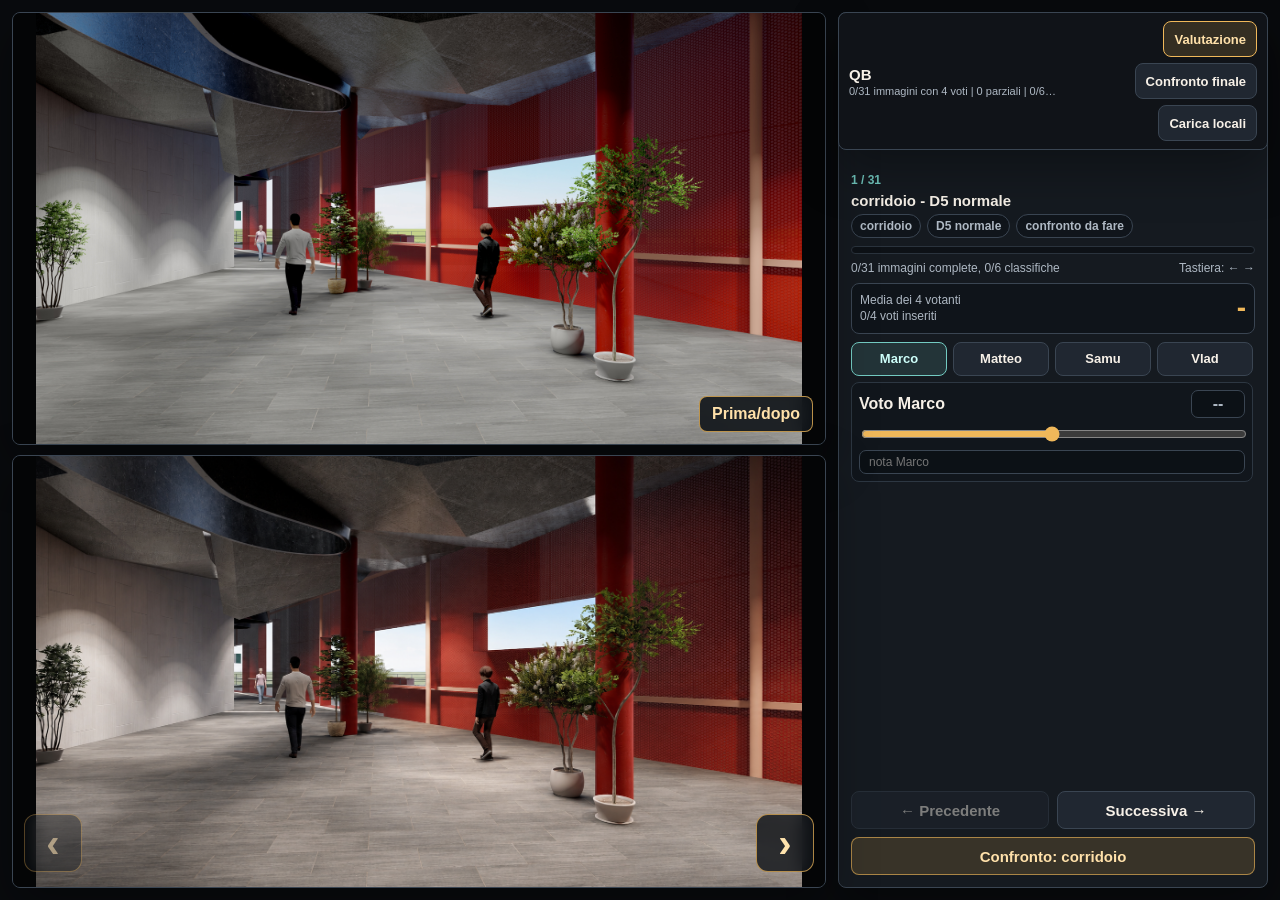
<file: index.html>
<!doctype html>
<html lang="it">
<head>
  <meta charset="utf-8">
  <meta name="viewport" content="width=device-width, initial-scale=1">
  <meta name="robots" content="noindex, nofollow, noarchive, nosnippet">
  <title>Valutazione render QUBLY</title>
  <style>
    :root {
      color-scheme: dark;
      --bar-h: 148px;
      --bg: #090b0e;
      --panel: #151a20;
      --panel-2: #202731;
      --panel-3: #29313b;
      --line: #3a4552;
      --text: #f7f1e8;
      --muted: #aeb8c3;
      --soft: #7e8995;
      --accent: #f0b85a;
      --accent-2: #73cbc2;
      --ok: #92d184;
      --warn: #f0b85a;
      --danger: #e77878;
      --shadow: 0 18px 50px rgba(0, 0, 0, 0.34);
      --focus: 0 0 0 3px rgba(240, 184, 90, 0.26);
    }

    * {
      box-sizing: border-box;
    }

    html,
    body {
      width: 100%;
      height: 100%;
      margin: 0;
      overflow: hidden;
      background: var(--bg);
      color: var(--text);
      font-family: Inter, "Segoe UI", Arial, sans-serif;
      letter-spacing: 0;
    }

    button,
    input,
    textarea,
    select {
      font: inherit;
    }

    button {
      min-height: 40px;
      border: 1px solid var(--line);
      border-radius: 8px;
      background: var(--panel-2);
      color: var(--text);
      cursor: pointer;
      font-weight: 760;
      transition: background 140ms ease, border-color 140ms ease, transform 140ms ease;
    }

    button:hover:not(:disabled),
    button:focus-visible,
    select:focus-visible,
    input:focus-visible,
    textarea:focus-visible {
      border-color: var(--accent);
      outline: none;
      box-shadow: var(--focus);
    }

    button:hover:not(:disabled) {
      background: #2b3440;
    }

    button:active:not(:disabled) {
      transform: translateY(1px);
    }

    button:disabled {
      cursor: not-allowed;
      opacity: 0.46;
    }

    h1,
    h2,
    h3,
    p {
      margin: 0;
    }

    h1 {
      font-size: 15px;
      font-weight: 820;
    }

    h2 {
      font-size: 18px;
      font-weight: 820;
    }

    .app {
      width: 100%;
      height: 100%;
      display: grid;
      grid-template-rows: minmax(0, 1fr);
    }

    .topbar {
      position: fixed;
      top: 12px;
      right: 12px;
      z-index: 20;
      width: min(430px, calc(100vw - 24px));
      min-height: 58px;
      display: flex;
      align-items: center;
      justify-content: space-between;
      gap: 10px;
      padding: 8px 10px;
      border: 1px solid var(--line);
      border-radius: 8px;
      background: rgba(16, 20, 25, 0.95);
      box-shadow: var(--shadow);
      backdrop-filter: blur(12px);
    }

    .brand {
      min-width: 0;
    }

    .status {
      margin-top: 2px;
      color: var(--muted);
      font-size: 11px;
      white-space: nowrap;
      overflow: hidden;
      text-overflow: ellipsis;
    }

    .top-actions {
      display: flex;
      align-items: center;
      gap: 6px;
      flex-wrap: wrap;
      justify-content: flex-end;
    }

    .tab-button {
      min-height: 36px;
      padding: 0 10px;
      font-size: 13px;
    }

    .tab-button[aria-pressed="true"] {
      border-color: var(--accent);
      background: rgba(240, 184, 90, 0.16);
      color: #ffe1aa;
    }

    body.final-mode .topbar {
      display: none;
    }

    body.final-mode main {
      padding-top: 6px;
    }

    main {
      min-height: 0;
      padding: 12px;
      overflow: hidden;
    }

    .view {
      height: 100%;
      min-height: 0;
    }

    .view[hidden] {
      display: none !important;
    }

    .review-shell,
    .final-shell {
      height: 100%;
      min-height: 0;
      display: grid;
      grid-template-columns: minmax(0, 1fr) minmax(380px, 430px);
      gap: 12px;
    }

    .visual-stack {
      position: relative;
      min-width: 0;
      min-height: 0;
      display: grid;
      grid-template-rows: minmax(0, 1fr) minmax(0, 1fr);
      gap: 10px;
    }

    .image-card,
    .side-panel,
    .board,
    .variant-card,
    .mini-original,
    .final-note {
      border: 1px solid var(--line);
      border-radius: 8px;
      background: var(--panel);
      box-shadow: var(--shadow);
    }

    .image-card {
      min-width: 0;
      min-height: 0;
      display: grid;
      grid-template-rows: 34px minmax(0, 1fr);
      overflow: hidden;
    }

    #reviewView .image-card {
      grid-template-rows: minmax(0, 1fr);
    }

    #reviewView .image-head {
      display: none;
    }

    .image-head {
      min-width: 0;
      display: grid;
      grid-template-columns: minmax(0, 1fr) auto;
      align-items: center;
      gap: 10px;
      padding: 7px 11px;
      border-bottom: 1px solid var(--line);
      background: #11161c;
    }

    .image-title {
      min-width: 0;
      overflow: hidden;
      text-overflow: ellipsis;
      white-space: nowrap;
      font-size: 13px;
      font-weight: 820;
    }

    .image-meta {
      color: var(--muted);
      font-size: 12px;
    }

    .image-stage {
      width: 100%;
      height: 100%;
      min-height: 0;
      position: relative;
      padding: 0;
      border: 0;
      border-radius: 0;
      display: flex;
      align-items: center;
      justify-content: center;
      overflow: hidden;
      background: #040506;
    }

    div.image-stage {
      cursor: zoom-in;
    }

    .image-stage img,
    .variant-image-box img,
    .mini-original img,
    .overlay-body img {
      display: block;
      max-width: 100%;
      max-height: 100%;
      width: auto;
      height: auto;
      object-fit: contain;
    }

    .image-load-error {
      position: absolute;
      inset: 0;
      display: none;
      place-items: center;
      padding: 22px;
      background: rgba(4, 5, 6, 0.92);
      color: var(--text);
      text-align: center;
      font-size: 14px;
      line-height: 1.45;
      z-index: 2;
    }

    .image-load-error.active {
      display: grid;
    }

    .compare-stage {
      position: absolute;
      inset: 0;
      display: none;
      align-items: center;
      justify-content: center;
      overflow: hidden;
      background: #040506;
    }

    .compare-stage.active {
      display: flex;
    }

    .compare-stage img {
      position: absolute;
      inset: 0;
      width: 100%;
      height: 100%;
      max-width: none;
      max-height: none;
      object-fit: contain;
      user-select: none;
      pointer-events: none;
    }

    .compare-after {
      clip-path: inset(0 50% 0 0);
    }

    .compare-bar {
      position: absolute;
      top: 0;
      bottom: 0;
      left: 50%;
      width: 2px;
      transform: translateX(-50%);
      background: rgba(255, 255, 255, 0.45);
      box-shadow: 0 0 0 1px rgba(0, 0, 0, 0.25);
      pointer-events: none;
    }

    .compare-knob {
      position: absolute;
      left: 50%;
      top: 50%;
      width: 46px;
      height: 46px;
      transform: translate(-50%, -50%);
      border-radius: 999px;
      border: 1px solid rgba(255, 255, 255, 0.32);
      background: rgba(16, 20, 25, 0.56);
      color: rgba(255, 255, 255, 0.78);
      display: grid;
      place-items: center;
      font-size: 20px;
      font-weight: 900;
      pointer-events: none;
      box-shadow: var(--shadow);
    }

    .compare-drag-zone {
      position: absolute;
      top: 0;
      bottom: 0;
      left: 50%;
      width: min(190px, 34%);
      height: 100%;
      margin: 0;
      transform: translateX(-50%);
      border-left: 1px solid rgba(255, 255, 255, 0.08);
      border-right: 1px solid rgba(255, 255, 255, 0.08);
      background: rgba(255, 255, 255, 0.015);
      cursor: ew-resize;
      touch-action: none;
      z-index: 3;
    }

    .compare-drag-zone:hover,
    .compare-drag-zone:focus-visible,
    .compare-drag-zone.dragging {
      background: rgba(255, 255, 255, 0.055);
      border-color: rgba(255, 255, 255, 0.22);
      outline: none;
      box-shadow: inset 0 0 0 1px rgba(255, 255, 255, 0.1);
    }

    .compare-label {
      position: absolute;
      top: 10px;
      padding: 5px 8px;
      border: 1px solid rgba(255, 255, 255, 0.12);
      border-radius: 999px;
      background: rgba(4, 5, 6, 0.72);
      color: var(--text);
      font-size: 12px;
      font-weight: 820;
      z-index: 3;
      pointer-events: none;
    }

    .compare-label.before {
      left: 10px;
    }

    .compare-label.after {
      right: 10px;
    }

    .compare-toggle {
      position: absolute;
      right: 12px;
      bottom: 12px;
      z-index: 4;
      min-height: 36px;
      padding: 0 12px;
      border-color: rgba(240, 184, 90, 0.76);
      background: rgba(16, 20, 25, 0.9);
      color: #ffe1aa;
      backdrop-filter: blur(8px);
      cursor: pointer;
    }

    .image-stage:hover:not(:disabled),
    .image-stage:focus-visible {
      background: #040506;
      box-shadow: inset 0 0 0 2px var(--accent);
    }

    .floating-nav {
      position: absolute;
      z-index: 5;
      bottom: 16px;
      width: 58px;
      height: 58px;
      min-height: 58px;
      padding: 0;
      border-radius: 12px;
      border-color: rgba(240, 184, 90, 0.7);
      background: rgba(16, 20, 25, 0.82);
      color: #ffe3ad;
      font-size: 40px;
      line-height: 1;
      backdrop-filter: blur(8px);
    }

    .floating-nav.prev {
      left: 12px;
    }

    .floating-nav.next {
      right: 12px;
    }

    .side-panel {
      min-width: 0;
      min-height: 0;
      display: grid;
      grid-template-rows: auto auto minmax(0, 1fr) auto;
      gap: 8px;
      padding: 12px;
      padding-top: calc(var(--bar-h) + 12px);
      overflow: hidden;
    }

    #finalView .side-panel {
      grid-template-rows: auto auto auto;
      gap: 8px;
      padding-top: 8px;
      overflow-y: auto;
    }

    #finalView .panel-top,
    #finalView .panel-actions,
    #finalView .average-card,
    #finalView .subject-average-panel {
      display: none;
    }

    .panel-top {
      min-width: 0;
      display: grid;
      gap: 5px;
    }

    .eyebrow {
      color: var(--accent-2);
      font-size: 12px;
      font-weight: 820;
      text-transform: uppercase;
    }

    .current-name {
      min-width: 0;
      overflow-wrap: anywhere;
      font-size: 15px;
      font-weight: 860;
      line-height: 1.15;
    }

    .source-line {
      min-width: 0;
      color: var(--muted);
      font-size: 12px;
      line-height: 1.35;
      overflow-wrap: anywhere;
    }

    #sourceLine,
    #finalSourceLine {
      display: -webkit-box;
      -webkit-line-clamp: 2;
      -webkit-box-orient: vertical;
      overflow: hidden;
    }

    #reviewView #sourceLine {
      display: none;
    }

    .chips {
      display: flex;
      flex-wrap: wrap;
      gap: 6px;
    }

    .chip {
      min-height: 24px;
      max-width: 100%;
      display: inline-flex;
      align-items: center;
      padding: 3px 8px;
      border: 1px solid var(--line);
      border-radius: 999px;
      background: #10151b;
      color: var(--muted);
      font-size: 12px;
      font-weight: 760;
    }

    .chip.ok {
      border-color: rgba(146, 209, 132, 0.45);
      color: #c9efbf;
      background: rgba(146, 209, 132, 0.1);
    }

    .chip.warn {
      border-color: rgba(240, 184, 90, 0.55);
      color: #ffe0a4;
      background: rgba(240, 184, 90, 0.12);
    }

    .progress-box {
      display: grid;
      gap: 7px;
    }

    .meter {
      height: 8px;
      border-radius: 999px;
      border: 1px solid #2a333d;
      background: #0d1116;
      overflow: hidden;
    }

    .meter-fill {
      width: 0%;
      height: 100%;
      background: linear-gradient(90deg, var(--accent-2), var(--accent));
    }

    .progress-text {
      display: flex;
      justify-content: space-between;
      gap: 10px;
      color: var(--muted);
      font-size: 12px;
    }

    .average-card {
      display: grid;
      grid-template-columns: minmax(0, 1fr) auto;
      align-items: center;
      gap: 10px;
      padding: 8px;
      border: 1px solid var(--line);
      border-radius: 8px;
      background: #0f141a;
    }

    .average-label {
      color: var(--muted);
      font-size: 12px;
      line-height: 1.35;
    }

    .average-value {
      color: var(--accent);
      font-size: 28px;
      font-weight: 900;
      line-height: 1;
    }

    .voter-area {
      min-height: 0;
      display: grid;
      grid-template-rows: auto minmax(0, 1fr);
      gap: 8px;
      overflow: hidden;
    }

    #finalView .voter-area {
      grid-template-rows: minmax(0, 1fr);
    }

    .voter-list {
      min-height: 0;
      display: grid;
      gap: 6px;
      align-content: start;
      overflow: auto;
      padding-right: 2px;
    }

    #reviewView .voter-list {
      overflow: hidden;
    }

    #finalView .voter-area {
      display: none;
    }

    .voter-row {
      display: grid;
      gap: 4px;
      padding: 5px;
      border: 1px solid #2d3742;
      border-radius: 8px;
      background: #11161c;
    }

    .voter-switch {
      display: grid;
      grid-template-columns: repeat(4, minmax(0, 1fr));
      gap: 6px;
    }

    .voter-switch button {
      min-width: 0;
      min-height: 34px;
      padding: 0 8px;
      overflow: hidden;
      text-overflow: ellipsis;
      white-space: nowrap;
      font-size: 13px;
      font-weight: 820;
    }

    .voter-switch button[aria-pressed="true"] {
      border-color: var(--accent-2);
      background: rgba(115, 203, 194, 0.15);
      color: #cefffa;
    }

    .voter-top {
      display: grid;
      grid-template-columns: minmax(0, 1fr) 50px;
      gap: 6px;
      align-items: center;
    }

    .voter-name,
    .note-input {
      width: 100%;
      min-width: 0;
      border: 1px solid var(--line);
      border-radius: 7px;
      background: #0c1116;
      color: var(--text);
    }

    .voter-name {
      height: 28px;
      padding: 0 9px;
      font-weight: 760;
    }

    .voter-name.display {
      display: flex;
      align-items: center;
      background: #0f151b;
    }

    .note-input {
      height: 24px;
      padding: 0 9px;
      color: var(--muted);
      font-size: 12px;
    }

    .score-bubble {
      height: 28px;
      display: grid;
      place-items: center;
      border-radius: 7px;
      border: 1px solid var(--line);
      background: rgba(240, 184, 90, 0.13);
      color: var(--accent);
      font-weight: 900;
    }

    .score-bubble.empty {
      color: var(--muted);
      background: #0c1116;
    }

    .score-range {
      width: 100%;
      height: 18px;
      accent-color: var(--accent);
      cursor: pointer;
    }

    .panel-actions {
      display: grid;
      grid-template-columns: 1fr 1fr;
      gap: 8px;
    }

    .panel-actions button {
      min-height: 38px;
      font-size: 15px;
    }

    .primary-button {
      border-color: rgba(240, 184, 90, 0.62);
      background: rgba(240, 184, 90, 0.16);
      color: #ffe1aa;
    }

    .final-back-inline {
      width: fit-content;
      min-height: 32px;
      margin-top: 8px;
      padding: 0 12px;
      font-size: 12px;
    }

    .wide {
      grid-column: 1 / -1;
    }

    .board {
      min-height: 0;
      display: grid;
      grid-template-rows: auto auto minmax(0, 1fr);
      gap: 10px;
      padding: 12px;
      overflow: hidden;
    }

    .subject-tabs {
      display: flex;
      flex-wrap: wrap;
      gap: 8px;
    }

    .subject-tab {
      min-height: 38px;
      padding: 0 11px;
      font-size: 13px;
    }

    .subject-tab[aria-pressed="true"] {
      border-color: var(--accent-2);
      background: rgba(115, 203, 194, 0.15);
      color: #cefffa;
    }

    .subject-tab.needs-rank {
      border-color: rgba(240, 184, 90, 0.72);
    }

    .final-head {
      min-height: 120px;
      display: grid;
      grid-template-columns: minmax(220px, 310px) minmax(0, 1fr);
      gap: 10px;
    }

    .mini-original,
    .final-note {
      min-width: 0;
      overflow: hidden;
      background: #10151b;
    }

    .mini-original {
      display: grid;
      grid-template-columns: 1.1fr 1fr;
      align-items: stretch;
    }

    .mini-original .img-box {
      min-width: 0;
      min-height: 0;
      display: flex;
      align-items: center;
      justify-content: center;
      background: #040506;
    }

    .mini-original .info,
    .final-note {
      padding: 10px;
      display: grid;
      align-content: center;
      gap: 5px;
    }

    .mini-original strong {
      min-width: 0;
      overflow-wrap: anywhere;
      font-size: 13px;
      line-height: 1.2;
    }

    .final-note p {
      color: var(--muted);
      font-size: 13px;
      line-height: 1.42;
    }

    .variant-grid {
      min-height: 0;
      display: grid;
      grid-template-columns: repeat(auto-fit, minmax(255px, 1fr));
      grid-auto-rows: minmax(245px, 1fr);
      gap: 10px;
      overflow: auto;
      padding-right: 2px;
    }

    .variant-card {
      min-width: 0;
      min-height: 0;
      padding: 0;
      display: grid;
      grid-template-rows: minmax(0, 1fr) auto;
      overflow: hidden;
      cursor: grab;
      text-align: left;
    }

    .variant-card:active {
      cursor: grabbing;
    }

    .variant-card.dragging {
      opacity: 0.55;
    }

    .variant-card[aria-selected="true"] {
      border-color: var(--accent);
      box-shadow: 0 0 0 2px rgba(240, 184, 90, 0.27), var(--shadow);
    }

    .variant-image-box {
      min-width: 0;
      min-height: 0;
      display: flex;
      align-items: center;
      justify-content: center;
      background: #040506;
      overflow: hidden;
    }

    .variant-card-foot {
      display: grid;
      grid-template-columns: 58px minmax(0, 1fr);
      gap: 8px;
      align-items: center;
      padding: 8px;
      border-top: 1px solid var(--line);
      background: #11161c;
    }

    .rank-badge {
      min-height: 38px;
      display: grid;
      place-items: center;
      border-radius: 8px;
      background: rgba(115, 203, 194, 0.13);
      border: 1px solid rgba(115, 203, 194, 0.42);
      color: #cefffa;
      font-size: 20px;
      font-weight: 900;
    }

    .variant-info {
      min-width: 0;
      display: grid;
      gap: 2px;
    }

    .variant-info strong {
      min-width: 0;
      overflow: hidden;
      text-overflow: ellipsis;
      white-space: nowrap;
      font-size: 13px;
    }

    .variant-info span {
      color: var(--muted);
      font-size: 12px;
    }

    .personal-mini-ranks {
      display: block;
      min-width: 0;
      overflow: hidden;
      text-overflow: ellipsis;
      white-space: nowrap;
      color: var(--muted);
      font-size: 11px;
    }

    .rank-actions {
      display: grid;
      grid-template-columns: 1fr;
      gap: 8px;
    }

    .tool-summary {
      display: grid;
      gap: 8px;
      padding: 10px;
      border: 1px solid var(--line);
      border-radius: 8px;
      background: #0f141a;
      overflow: hidden;
    }

    #finalView .tool-summary {
      border-color: #536273;
      background: #10171f;
    }

    .tool-summary-head {
      display: flex;
      justify-content: space-between;
      gap: 10px;
      color: var(--muted);
      font-size: 12px;
      font-weight: 760;
    }

    #finalView .tool-summary-head {
      color: #d5e0ec;
      font-size: 14px;
      font-weight: 860;
    }

    .tool-summary-list {
      display: grid;
      gap: 5px;
      max-height: 126px;
      overflow: auto;
      padding-right: 2px;
    }

    #finalView .tool-summary-list {
      max-height: 244px;
      gap: 7px;
    }

    .tool-row {
      width: 100%;
      min-height: 38px;
      display: grid;
      grid-template-columns: minmax(0, 1fr) 44px 46px;
      gap: 6px;
      align-items: center;
      padding: 6px 7px;
      border: 1px solid #2c3742;
      border-radius: 8px;
      background: #111820;
      color: var(--text);
      font-size: 11px;
      text-align: left;
      cursor: pointer;
    }

    #finalView .tool-row {
      min-height: 48px;
      grid-template-columns: minmax(0, 1fr) 58px 54px;
      padding: 8px 9px;
      font-size: 13px;
    }

    .tool-row:hover,
    .tool-row:focus-visible {
      border-color: rgba(240, 184, 90, 0.58);
      background: #151d25;
    }

    .tool-name {
      min-width: 0;
      overflow: hidden;
      text-overflow: ellipsis;
      white-space: nowrap;
      color: var(--text);
      font-weight: 780;
    }

    #finalView .tool-name {
      font-size: 13px;
      font-weight: 900;
    }

    .tool-value {
      color: var(--accent);
      font-weight: 900;
      text-align: right;
    }

    #finalView .tool-value {
      font-size: 15px;
    }

    .tool-score {
      color: var(--muted);
      font-weight: 760;
      text-align: right;
    }

    .tool-bar {
      grid-column: 1 / -1;
      height: 5px;
      border-radius: 999px;
      background: #0b1015;
      overflow: hidden;
      border: 1px solid #26313c;
    }

    .tool-fill {
      height: 100%;
      width: 0%;
      background: linear-gradient(90deg, var(--accent-2), var(--accent));
    }

    .personal-rank-panel {
      display: grid;
      gap: 7px;
      padding: 9px;
      border: 1px solid var(--line);
      border-radius: 8px;
      background: #0f141a;
      overflow: hidden;
    }

    #finalView .personal-rank-panel {
      border-color: #536273;
      background: #10171f;
    }

    .personal-rank-list {
      display: grid;
      gap: 6px;
    }

    .personal-rank-row {
      min-width: 0;
      display: grid;
      grid-template-columns: minmax(0, 1fr);
      gap: 6px;
      align-items: center;
      padding: 8px;
      border: 1px solid #2d3742;
      border-radius: 8px;
      background: #11161c;
    }

    .personal-rank-row strong {
      min-width: 0;
      overflow: hidden;
      text-overflow: ellipsis;
      white-space: nowrap;
      font-size: 14px;
    }

    .active-voter-hint {
      color: var(--muted);
      font-size: 12px;
      line-height: 1.35;
    }

    .active-vote-control {
      display: grid;
      gap: 5px;
      padding: 7px;
      border: 1px solid #2d3742;
      border-radius: 8px;
      background: #11161c;
    }

    #finalView .active-vote-control {
      padding: 7px 8px;
    }

    .active-vote-top {
      display: grid;
      grid-template-columns: minmax(0, 1fr) 54px;
      gap: 7px;
      align-items: center;
    }

    .rank-and-score {
      display: flex;
      flex-wrap: wrap;
      gap: 5px;
      align-items: center;
      min-width: 0;
    }

    .mini-badge {
      min-height: 24px;
      display: inline-flex;
      align-items: center;
      padding: 2px 8px;
      border: 1px solid rgba(115, 203, 194, 0.48);
      border-radius: 7px;
      background: rgba(115, 203, 194, 0.12);
      color: #cefffa;
      font-weight: 860;
      font-size: 12px;
      white-space: nowrap;
    }

    #finalView .active-vote-control .note-input {
      display: none;
    }

    #finalView .score-range {
      height: 14px;
    }

    .subject-average-panel {
      display: grid;
      gap: 7px;
      padding: 9px;
      border: 1px solid var(--line);
      border-radius: 8px;
      background: #0f141a;
      overflow: hidden;
    }

    .subject-average-list {
      display: grid;
      gap: 5px;
      max-height: 142px;
      overflow: auto;
      padding-right: 2px;
    }

    .subject-average-row {
      display: grid;
      grid-template-columns: 34px minmax(0, 1fr);
      gap: 7px;
      align-items: center;
      padding: 6px;
      border: 1px solid #2d3742;
      border-radius: 8px;
      background: #11161c;
      font-size: 12px;
    }

    .subject-average-row strong {
      min-width: 0;
      overflow: hidden;
      text-overflow: ellipsis;
      white-space: nowrap;
    }

    .subject-average-meta {
      grid-column: 2;
      color: var(--muted);
      font-weight: 760;
    }

    .overlay {
      position: fixed;
      inset: 0;
      z-index: 50;
      display: grid;
      grid-template-rows: 54px minmax(0, 1fr);
      background: rgba(0, 0, 0, 0.9);
    }

    .overlay[hidden] {
      display: none;
    }

    .overlay-head {
      display: flex;
      align-items: center;
      justify-content: space-between;
      gap: 12px;
      padding: 9px 14px;
      border-bottom: 1px solid var(--line);
      background: #101419;
    }

    .overlay-title {
      min-width: 0;
      overflow: hidden;
      text-overflow: ellipsis;
      white-space: nowrap;
      font-weight: 820;
    }

    .overlay-actions {
      flex: 0 0 auto;
      display: flex;
      align-items: center;
      gap: 8px;
    }

    .overlay-actions button {
      min-height: 36px;
      padding: 0 12px;
      font-size: 13px;
    }

    .overlay-nav {
      min-width: 42px;
    }

    .overlay-cycle {
      min-width: 126px;
    }

    .overlay-close {
      width: 38px;
      height: 38px;
      min-height: 38px;
      padding: 0;
      font-size: 22px;
    }

    .overlay-body {
      min-width: 0;
      min-height: 0;
      position: relative;
      display: flex;
      align-items: center;
      justify-content: center;
      overflow: hidden;
      padding: 16px;
    }

    #overlayImage {
      transform-origin: center center;
      cursor: zoom-in;
      touch-action: none;
      user-select: none;
      will-change: transform;
    }

    #overlayImage.zoomed {
      cursor: grab;
    }

    #overlayImage.zoomed:active {
      cursor: grabbing;
    }

    .overlay-side-stack {
      position: absolute;
      top: 12px;
      left: 12px;
      z-index: 5;
      width: min(270px, calc(100vw - 24px));
      display: grid;
      gap: 6px;
      pointer-events: auto;
    }

    .overlay-side-stack[hidden] {
      display: none;
    }

    .overlay-rank-panel,
    .overlay-vote-panel {
      display: grid;
      gap: 5px;
      padding: 7px;
      border: 1px solid rgba(255, 255, 255, 0.14);
      border-radius: 8px;
      background: rgba(9, 13, 18, 0.52);
      backdrop-filter: blur(8px);
    }

    .overlay-rank-panel {
      max-height: min(34vh, 198px);
      overflow: auto;
    }

    .overlay-rank-title {
      color: var(--text);
      font-size: 12px;
      font-weight: 860;
    }

    .overlay-rank-row {
      width: 100%;
      min-height: 28px;
      display: grid;
      grid-template-columns: 28px minmax(0, 1fr) auto;
      gap: 5px;
      align-items: center;
      padding: 4px 5px;
      border: 1px solid rgba(255, 255, 255, 0.12);
      border-radius: 8px;
      background: rgba(14, 20, 27, 0.58);
      color: var(--text);
      text-align: left;
      font-size: 11px;
    }

    .overlay-rank-row[aria-current="true"] {
      border-color: rgba(240, 184, 90, 0.75);
      background: rgba(240, 184, 90, 0.16);
    }

    .overlay-rank-row strong {
      min-width: 0;
      overflow: hidden;
      text-overflow: ellipsis;
      white-space: nowrap;
    }

    .overlay-vote-panel .active-vote-control {
      padding: 0;
      border: 0;
      background: transparent;
    }

    .overlay-vote-panel .active-vote-top {
      grid-template-columns: minmax(0, 1fr) 42px;
    }

    .overlay-vote-panel .note-input {
      display: none;
    }

    .fatal {
      max-width: 780px;
      margin: 70px auto;
      padding: 20px;
      border: 1px solid var(--danger);
      border-radius: 8px;
      background: rgba(231, 120, 120, 0.12);
      line-height: 1.5;
    }

    @media (max-width: 1120px) {
      html,
      body {
        height: auto;
        min-height: 100%;
        overflow: auto;
      }

      .app {
        display: block;
        height: auto;
        min-height: 100vh;
      }

      main {
        overflow: visible;
      }

      .view,
      .review-shell,
      .final-shell {
        height: auto;
        min-height: 0;
      }

      .review-shell,
      .final-shell {
        grid-template-columns: 1fr;
      }

      .side-panel {
        min-height: 640px;
      }

      #finalView .side-panel {
        min-height: 0;
        max-height: none;
        overflow: visible;
      }
    }
  </style>
</head>
<body>
  <div class="app">
    <header class="topbar">
      <div class="brand">
        <h1>QB</h1>
        <p class="status" id="statusLine">Caricamento...</p>
      </div>
      <nav class="top-actions" aria-label="Viste">
        <button class="tab-button" id="reviewTab" type="button" aria-pressed="true">Valutazione</button>
        <button class="tab-button" id="finalTab" type="button" aria-pressed="false">Confronto finale</button>
        <button class="tab-button" id="syncUploadButton" type="button">Carica locali</button>
      </nav>
    </header>

    <main id="appMain">
      <section class="view" id="reviewView">
        <div class="review-shell">
          <section class="visual-stack" aria-label="Confronto originale e variante">
            <button class="floating-nav prev" id="prevFloat" type="button" aria-label="Immagine precedente">‹</button>
            <button class="floating-nav next" id="nextFloat" type="button" aria-label="Immagine successiva">›</button>

            <article class="image-card">
              <div class="image-head">
                <span class="image-title" id="originalTitle">Originale</span>
                <span class="image-meta" id="originalMeta">-</span>
              </div>
              <div class="image-stage" id="originalStage" role="button" tabindex="0" aria-label="Apri originale ingrandita">
                <img id="originalImage" alt="">
                <div class="compare-stage" id="reviewCompare" aria-hidden="true">
                  <img class="compare-before" id="reviewCompareBefore" alt="">
                  <img class="compare-after" id="reviewCompareAfter" alt="">
                  <span class="compare-label before">Originale</span>
                  <span class="compare-label after">Variante</span>
                  <div class="compare-bar" id="reviewCompareBar"></div>
                  <div class="compare-knob" id="reviewCompareKnob">↔</div>
                  <div class="compare-drag-zone" id="reviewCompareDrag" role="slider" tabindex="0" aria-label="Trascina confronto prima dopo" aria-valuemin="0" aria-valuemax="100" aria-valuenow="50"></div>
                </div>
                <button class="compare-toggle" id="compareToggle" type="button">Prima/dopo</button>
              </div>
            </article>

            <article class="image-card">
              <div class="image-head">
                <span class="image-title" id="variantTitle">Variante</span>
                <span class="image-meta" id="variantMeta">-</span>
              </div>
              <button class="image-stage" id="variantButton" type="button" aria-label="Apri variante ingrandita">
                <img id="variantImage" alt="">
              </button>
            </article>
          </section>

          <aside class="side-panel">
            <div class="panel-top">
              <div class="eyebrow" id="counter">1 / 1</div>
              <div class="current-name" id="currentName">-</div>
              <div class="chips">
                <span class="chip" id="subjectChip">-</span>
                <span class="chip" id="categoryChip">-</span>
                <span class="chip" id="rankingChip">-</span>
              </div>
              <p class="source-line" id="sourceLine">-</p>
            </div>

            <div class="progress-box">
              <div class="meter"><div class="meter-fill" id="progressFill"></div></div>
              <div class="progress-text">
                <span id="progressText">-</span>
                <span>Tastiera: ← →</span>
              </div>
            </div>

            <section class="voter-area">
              <div class="average-card">
                <div>
                  <div class="average-label">Media dei 4 votanti</div>
                  <div class="source-line" id="averageDetail">-</div>
                </div>
                <div class="average-value" id="averageValue">-</div>
              </div>
              <div class="voter-list" id="voterList" aria-label="Voti dei quattro votanti"></div>
            </section>

            <div class="panel-actions">
              <button id="prevButton" type="button">← Precedente</button>
              <button id="nextButton" type="button">Successiva →</button>
              <button class="primary-button wide" id="goFinalButton" type="button">Confronto per soggetto</button>
            </div>
          </aside>
        </div>
      </section>

      <section class="view" id="finalView" hidden>
        <div class="final-shell">
          <section class="board">
            <div class="subject-tabs" id="subjectTabs" aria-label="Soggetti"></div>
            <div class="final-head">
              <article class="mini-original">
                <div class="img-box"><img id="finalOriginalImage" alt=""></div>
                <div class="info">
                  <span class="eyebrow">Originale</span>
                  <strong id="finalOriginalName">-</strong>
                  <span class="source-line" id="finalSubjectCount">-</span>
                </div>
              </article>
              <article class="final-note">
                <h2 id="finalSubjectTitle">-</h2>
                <button class="primary-button final-back-inline" id="backToReviewBoardButton" type="button">Torna a valutazione</button>
                <p id="finalInstruction">Trascina le card per ordinare le varianti dello stesso soggetto dal 1° posto all’ultimo. Puoi cambiare i voti a destra mentre confronti le immagini.</p>
              </article>
            </div>
            <div class="variant-grid" id="variantGrid"></div>
          </section>

          <aside class="side-panel">
            <div class="panel-top">
              <div class="eyebrow">Variante selezionata</div>
              <div class="current-name" id="finalName">-</div>
              <div class="chips">
                <span class="chip" id="finalCategoryChip">-</span>
                <span class="chip" id="finalRankChip">-</span>
              </div>
              <p class="source-line" id="finalSourceLine">-</p>
            </div>

            <section class="personal-rank-panel" aria-label="Votante attivo">
              <div class="tool-summary-head">
                <span>Votante</span>
                <span id="personalRankStatus">-</span>
              </div>
              <div class="personal-rank-list" id="personalRankList"></div>
            </section>

            <section class="tool-summary" aria-label="Classifica media per posizioni">
              <div class="tool-summary-head">
                <span>Classifica posizioni</span>
                <span id="toolSummaryStatus">-</span>
              </div>
              <div class="tool-summary-list" id="toolSummaryList"></div>
            </section>

            <section class="tool-summary" aria-label="Classifica media per voti">
              <div class="tool-summary-head">
                <span>Classifica voti</span>
                <span id="scoreSummaryStatus">-</span>
              </div>
              <div class="tool-summary-list" id="scoreSummaryList"></div>
            </section>

            <div class="average-card">
              <div>
                <div class="average-label">Media aggiornata</div>
                <div class="source-line" id="finalAverageDetail">-</div>
              </div>
              <div class="average-value" id="finalAverageValue">-</div>
            </div>

            <section class="subject-average-panel" aria-label="Classifica media del soggetto">
              <div class="tool-summary-head">
                <span>Media soggetto</span>
                <span id="subjectAverageStatus">-</span>
              </div>
              <div class="subject-average-list" id="subjectAverageList"></div>
            </section>

            <section class="voter-area">
              <div class="voter-list" id="finalVoterList" aria-label="Ritocco voti"></div>
            </section>

            <div class="panel-actions">
              <button id="backToReviewButton" type="button">Torna alla scheda</button>
              <button class="primary-button" id="completeRankingButton" type="button">Classifica completa</button>
            </div>
          </aside>
        </div>
      </section>
    </main>
  </div>

  <div class="overlay" id="overlay" hidden>
    <div class="overlay-head">
      <div class="overlay-title" id="overlayTitle">-</div>
      <div class="overlay-actions">
        <button class="overlay-nav" id="overlayRankUp" type="button" aria-label="Sposta su in classifica">↑ posto</button>
        <button class="overlay-nav" id="overlayPrev" type="button" aria-label="Precedente">←</button>
        <button class="overlay-cycle primary-button" id="overlayCycle" type="button">Originale</button>
        <button class="overlay-nav" id="overlayNext" type="button" aria-label="Successiva">→</button>
        <button class="overlay-nav" id="overlayRankDown" type="button" aria-label="Sposta giu in classifica">↓ posto</button>
        <button class="overlay-close" id="overlayClose" type="button" aria-label="Chiudi">x</button>
      </div>
    </div>
    <div class="overlay-body">
      <div class="overlay-side-stack" id="overlaySideStack" hidden>
        <div class="overlay-rank-panel" id="overlayRankPanel"></div>
        <div class="overlay-vote-panel" id="overlayVotePanel"></div>
      </div>
      <img id="overlayImage" alt="">
      <div class="compare-stage" id="overlayCompare" aria-hidden="true">
        <img class="compare-before" id="overlayCompareBefore" alt="">
        <img class="compare-after" id="overlayCompareAfter" alt="">
        <span class="compare-label before">Originale</span>
        <span class="compare-label after">Variante</span>
        <div class="compare-bar" id="overlayCompareBar"></div>
        <div class="compare-knob" id="overlayCompareKnob">↔</div>
        <div class="compare-drag-zone" id="overlayCompareDrag" role="slider" tabindex="0" aria-label="Trascina confronto prima dopo fullscreen" aria-valuemin="0" aria-valuemax="100" aria-valuenow="50"></div>
      </div>
    </div>
  </div>

  <script src="./manifest.js"></script>
  <script src="./sync-config.js"></script>
  <script>
    (() => {
      const manifest = window.RENDER_REVIEW_MANIFEST;
      const main = document.getElementById("appMain");

      if (!manifest || !Array.isArray(manifest.variants)) {
        main.innerHTML = '<div class="fatal">Manifest non trovato. Rigenera i file con <code>python build_manifest.py</code>.</div>';
        return;
      }

      const variants = manifest.variants;
      const subjects = manifest.subjects || [];
      const voters = manifest.voters || [
        { id: "voter_1", label: "Marco" },
        { id: "voter_2", label: "Matteo" },
        { id: "voter_3", label: "Samu" },
        { id: "voter_4", label: "Vlad" },
      ];
      const storageKey = `render-review-v3:${manifest.manifestId || "default"}`;
      const syncConfig = window.RENDER_REVIEW_SYNC || {};
      const syncUrl = String(syncConfig.webAppUrl || "").trim();
      const syncToken = String(syncConfig.token || "").trim();
      const syncEnabled = Boolean(syncUrl && syncToken);
      const syncPollMs = Math.max(5, Number(syncConfig.pollSeconds) || 12) * 1000;
      const deviceStorageKey = `${storageKey}:device-id`;
      const deviceId = loadDeviceId();
      let syncStatus = syncEnabled ? "sync pronta" : "solo locale";
      let applyingRemoteState = false;
      let remotePollTimer = null;
      const pendingVoteSync = new Map();
      const pendingRankingSync = new Map();

      const els = {
        statusLine: document.getElementById("statusLine"),
        reviewTab: document.getElementById("reviewTab"),
        finalTab: document.getElementById("finalTab"),
        syncUploadButton: document.getElementById("syncUploadButton"),
        reviewView: document.getElementById("reviewView"),
        finalView: document.getElementById("finalView"),
        originalTitle: document.getElementById("originalTitle"),
        originalMeta: document.getElementById("originalMeta"),
        originalImage: document.getElementById("originalImage"),
        originalStage: document.getElementById("originalStage"),
        reviewCompare: document.getElementById("reviewCompare"),
        reviewCompareBefore: document.getElementById("reviewCompareBefore"),
        reviewCompareAfter: document.getElementById("reviewCompareAfter"),
        reviewCompareBar: document.getElementById("reviewCompareBar"),
        reviewCompareKnob: document.getElementById("reviewCompareKnob"),
        reviewCompareDrag: document.getElementById("reviewCompareDrag"),
        compareToggle: document.getElementById("compareToggle"),
        variantTitle: document.getElementById("variantTitle"),
        variantMeta: document.getElementById("variantMeta"),
        variantImage: document.getElementById("variantImage"),
        variantButton: document.getElementById("variantButton"),
        prevFloat: document.getElementById("prevFloat"),
        nextFloat: document.getElementById("nextFloat"),
        counter: document.getElementById("counter"),
        currentName: document.getElementById("currentName"),
        subjectChip: document.getElementById("subjectChip"),
        categoryChip: document.getElementById("categoryChip"),
        rankingChip: document.getElementById("rankingChip"),
        sourceLine: document.getElementById("sourceLine"),
        progressFill: document.getElementById("progressFill"),
        progressText: document.getElementById("progressText"),
        averageValue: document.getElementById("averageValue"),
        averageDetail: document.getElementById("averageDetail"),
        voterList: document.getElementById("voterList"),
        prevButton: document.getElementById("prevButton"),
        nextButton: document.getElementById("nextButton"),
        goFinalButton: document.getElementById("goFinalButton"),
        subjectTabs: document.getElementById("subjectTabs"),
        finalOriginalImage: document.getElementById("finalOriginalImage"),
        finalOriginalName: document.getElementById("finalOriginalName"),
        finalSubjectCount: document.getElementById("finalSubjectCount"),
        finalSubjectTitle: document.getElementById("finalSubjectTitle"),
        finalInstruction: document.getElementById("finalInstruction"),
        variantGrid: document.getElementById("variantGrid"),
        finalName: document.getElementById("finalName"),
        finalCategoryChip: document.getElementById("finalCategoryChip"),
        finalRankChip: document.getElementById("finalRankChip"),
        finalSourceLine: document.getElementById("finalSourceLine"),
        finalAverageValue: document.getElementById("finalAverageValue"),
        finalAverageDetail: document.getElementById("finalAverageDetail"),
        toolSummaryList: document.getElementById("toolSummaryList"),
        toolSummaryStatus: document.getElementById("toolSummaryStatus"),
        scoreSummaryList: document.getElementById("scoreSummaryList"),
        scoreSummaryStatus: document.getElementById("scoreSummaryStatus"),
        personalRankList: document.getElementById("personalRankList"),
        personalRankStatus: document.getElementById("personalRankStatus"),
        subjectAverageList: document.getElementById("subjectAverageList"),
        subjectAverageStatus: document.getElementById("subjectAverageStatus"),
        finalVoterList: document.getElementById("finalVoterList"),
        backToReviewBoardButton: document.getElementById("backToReviewBoardButton"),
        backToReviewButton: document.getElementById("backToReviewButton"),
        completeRankingButton: document.getElementById("completeRankingButton"),
        overlay: document.getElementById("overlay"),
        overlayBody: document.querySelector(".overlay-body"),
        overlaySideStack: document.getElementById("overlaySideStack"),
        overlayRankPanel: document.getElementById("overlayRankPanel"),
        overlayVotePanel: document.getElementById("overlayVotePanel"),
        overlayImage: document.getElementById("overlayImage"),
        overlayCompare: document.getElementById("overlayCompare"),
        overlayCompareBefore: document.getElementById("overlayCompareBefore"),
        overlayCompareAfter: document.getElementById("overlayCompareAfter"),
        overlayCompareBar: document.getElementById("overlayCompareBar"),
        overlayCompareKnob: document.getElementById("overlayCompareKnob"),
        overlayCompareDrag: document.getElementById("overlayCompareDrag"),
        overlayTitle: document.getElementById("overlayTitle"),
        overlayRankUp: document.getElementById("overlayRankUp"),
        overlayPrev: document.getElementById("overlayPrev"),
        overlayCycle: document.getElementById("overlayCycle"),
        overlayNext: document.getElementById("overlayNext"),
        overlayRankDown: document.getElementById("overlayRankDown"),
        overlayClose: document.getElementById("overlayClose"),
      };

      let state = loadState();
      let currentIndex = clamp(Number(state.currentIndex) || 0, 0, Math.max(variants.length - 1, 0));
      let currentSubjectKey = subjects[0]?.key || variants[0]?.subjectKey || "";
      let finalSelectedId = firstVariantForSubject(currentSubjectKey)?.id || variants[0]?.id || "";
      let overlayKind = "image";
      let overlayScope = "pair";
      let overlayIndex = currentIndex;
      let overlayFinalSubjectKey = "";
      let overlayFinalId = "";
      const overlayZoom = {
        scale: 1,
        x: 0,
        y: 0,
        dragging: false,
        pointerId: null,
        startX: 0,
        startY: 0,
        originX: 0,
        originY: 0,
      };

      function defaultState() {
        const voterNames = {};
        voters.forEach((voter) => {
          voterNames[voter.id] = voter.label;
        });
        return {
          currentIndex: 0,
          voterNames,
          items: {},
          rankings: {},
          personalRankings: {},
          personalTouched: {},
          personalRankingUpdatedAt: {},
          activeVoterId: voters[0]?.id || "",
          compareMode: false,
          comparePosition: 50,
          summary: null,
          summaryUpdatedAt: "",
        };
      }

      function loadState() {
        try {
          const raw = localStorage.getItem(storageKey);
          if (!raw) return defaultState();
          const parsed = JSON.parse(raw);
          const base = defaultState();
          base.currentIndex = Number(parsed.currentIndex) || 0;
          base.voterNames = { ...base.voterNames, ...(parsed.voterNames || {}) };
          voters.forEach((voter, index) => {
            const oldDefault = `Persona ${index + 1}`;
            if (!base.voterNames[voter.id] || base.voterNames[voter.id] === oldDefault) {
              base.voterNames[voter.id] = voter.label;
            }
          });
          base.items = parsed.items && typeof parsed.items === "object" ? parsed.items : {};
          base.rankings = parsed.rankings && typeof parsed.rankings === "object" ? parsed.rankings : {};
          base.personalRankings = parsed.personalRankings && typeof parsed.personalRankings === "object" ? parsed.personalRankings : {};
          base.personalTouched = parsed.personalTouched && typeof parsed.personalTouched === "object" ? parsed.personalTouched : {};
          base.personalRankingUpdatedAt = parsed.personalRankingUpdatedAt && typeof parsed.personalRankingUpdatedAt === "object" ? parsed.personalRankingUpdatedAt : {};
          base.activeVoterId = voters.some((voter) => voter.id === parsed.activeVoterId) ? parsed.activeVoterId : base.activeVoterId;
          base.compareMode = Boolean(parsed.compareMode);
          base.comparePosition = Number.isFinite(Number(parsed.comparePosition)) ? clamp(Number(parsed.comparePosition), 0, 100) : 50;
          base.summary = parsed.summary || null;
          base.summaryUpdatedAt = parsed.summaryUpdatedAt || "";
          return base;
        } catch (error) {
          return defaultState();
        }
      }

      function saveState() {
        state.currentIndex = currentIndex;
        state.summary = computeToolSummary();
        state.summaryUpdatedAt = new Date().toISOString();
        try {
          localStorage.setItem(storageKey, JSON.stringify(state));
        } catch (error) {
          els.statusLine.textContent = "Salvataggio locale non disponibile in questo browser";
        }
      }

      function loadDeviceId() {
        try {
          const saved = localStorage.getItem(deviceStorageKey);
          if (saved) return saved;
          const generated = `device_${Date.now().toString(36)}_${Math.random().toString(36).slice(2, 10)}`;
          localStorage.setItem(deviceStorageKey, generated);
          return generated;
        } catch (error) {
          return `device_${Math.random().toString(36).slice(2, 10)}`;
        }
      }

      function setSyncStatus(message) {
        syncStatus = message;
        updateStatus();
      }

      function jsonpRequest(params, timeoutMs = 15000) {
        if (!syncEnabled) return Promise.reject(new Error("Sync non configurata"));
        return new Promise((resolve, reject) => {
          const callbackName = `__renderReviewSync_${Date.now()}_${Math.random().toString(36).slice(2)}`;
          const script = document.createElement("script");
          const timeout = window.setTimeout(() => {
            cleanup();
            reject(new Error("Timeout sync"));
          }, timeoutMs);

          function cleanup() {
            window.clearTimeout(timeout);
            delete window[callbackName];
            script.remove();
          }

          window[callbackName] = (payload) => {
            cleanup();
            if (!payload || payload.ok === false) {
              reject(new Error(payload?.error || "Errore sync"));
              return;
            }
            resolve(payload);
          };

          const query = new URLSearchParams({
            ...params,
            token: syncToken,
            manifestId: manifest.manifestId || "default",
            deviceId,
            callback: callbackName,
          });
          script.src = `${syncUrl}${syncUrl.includes("?") ? "&" : "?"}${query.toString()}`;
          script.onerror = () => {
            cleanup();
            reject(new Error("Impossibile contattare Google Apps Script"));
          };
          document.head.appendChild(script);
        });
      }

      function syncSuffix() {
        return syncStatus ? ` | ${syncStatus}` : "";
      }

      function isUserEditing() {
        const target = document.activeElement;
        return target && ["INPUT", "TEXTAREA", "SELECT"].includes(target.tagName);
      }

      function refreshCurrentView() {
        if (isUserEditing()) return;
        if (els.finalView.hidden) renderReview();
        else renderFinal();
      }

      function mergeRemoteState(payload) {
        let changed = false;
        applyingRemoteState = true;
        try {
          Object.entries(payload.voterNames || {}).forEach(([voterId, name]) => {
            if (!name || state.voterNames[voterId] === name) return;
            state.voterNames[voterId] = name;
            changed = true;
          });

          (payload.votes || []).forEach((vote) => {
            if (!byId(vote.itemId) || !voters.some((voter) => voter.id === vote.voterId)) return;
            const record = itemState(vote.itemId);
            const current = record.votes[vote.voterId] || {};
            const remoteUpdated = vote.updatedAt || "";
            const localUpdated = current.updatedAt || "";
            const next = {
              score: scoreValue(vote.score),
              note: vote.note || "",
              updatedAt: remoteUpdated || new Date().toISOString(),
            };
            const currentScore = scoreValue(current.score);
            const remoteHasData = next.score !== null || Boolean(next.note);
            const localHasData = currentScore !== null || Boolean(current.note);
            if (localHasData && localUpdated && remoteUpdated && remoteUpdated < localUpdated) return;
            if (!localHasData && !remoteHasData && localUpdated && remoteUpdated && remoteUpdated < localUpdated) return;
            if (current.score === next.score && current.note === next.note && current.updatedAt === next.updatedAt) return;
            record.votes[vote.voterId] = next;
            changed = true;
          });

          (payload.rankings || []).forEach((ranking) => {
            const subject = subjectByKey(ranking.subjectKey);
            if (!subject || !voters.some((voter) => voter.id === ranking.voterId)) return;
            const ids = new Set(subject.variantIds || []);
            const clean = Array.isArray(ranking.order) ? ranking.order.filter((id) => ids.has(id)) : [];
            subjectVariants(ranking.subjectKey).forEach((item) => {
              if (!clean.includes(item.id)) clean.push(item.id);
            });
            if (!state.personalRankings[ranking.subjectKey]) state.personalRankings[ranking.subjectKey] = {};
            if (!state.personalTouched[ranking.subjectKey]) state.personalTouched[ranking.subjectKey] = {};
            if (!state.personalRankingUpdatedAt[ranking.subjectKey]) state.personalRankingUpdatedAt[ranking.subjectKey] = {};
            const localUpdated = state.personalRankingUpdatedAt[ranking.subjectKey][ranking.voterId] || "";
            const remoteUpdated = ranking.updatedAt || "";
            const localTouched = Boolean(state.personalTouched[ranking.subjectKey][ranking.voterId]);
            const remoteTouched = Boolean(ranking.touched);
            if (localTouched && localUpdated && remoteUpdated && remoteUpdated < localUpdated) return;
            const currentOrder = state.personalRankings[ranking.subjectKey][ranking.voterId] || [];
            if (
              currentOrder.join("|") === clean.join("|")
              && localTouched === remoteTouched
              && localUpdated === remoteUpdated
            ) {
              return;
            }
            state.personalRankings[ranking.subjectKey][ranking.voterId] = clean;
            state.personalTouched[ranking.subjectKey][ranking.voterId] = remoteTouched;
            state.personalRankingUpdatedAt[ranking.subjectKey][ranking.voterId] = remoteUpdated || new Date().toISOString();
            changed = true;
          });
        } finally {
          applyingRemoteState = false;
        }
        if (changed) saveState();
        return changed;
      }

      async function pullRemoteState(silent = false) {
        if (!syncEnabled) return;
        try {
          if (!silent) setSyncStatus("carico sync...");
          const payload = await jsonpRequest({ action: "load" });
          const changed = mergeRemoteState(payload);
          setSyncStatus("sync ok");
          if (changed) refreshCurrentView();
        } catch (error) {
          setSyncStatus("sync errore");
        }
      }

      function pushVoteToRemote(itemId, voterId) {
        if (!syncEnabled || applyingRemoteState) return;
        const key = `${itemId}:${voterId}`;
        window.clearTimeout(pendingVoteSync.get(key));
        pendingVoteSync.set(key, window.setTimeout(() => {
          pendingVoteSync.delete(key);
          sendVoteToRemote(itemId, voterId);
        }, 450));
      }

      function sendVoteToRemote(itemId, voterId) {
        const vote = itemState(itemId).votes[voterId] || {};
        setSyncStatus("salvo voto...");
        jsonpRequest({
          action: "saveVote",
          itemId,
          voterId,
          score: vote.score == null ? "" : String(vote.score),
          note: vote.note || "",
          updatedAt: vote.updatedAt || new Date().toISOString(),
        }).then(() => {
          setSyncStatus("sync ok");
        }).catch(() => {
          setSyncStatus("sync errore");
        });
      }

      function pushRankingToRemote(subjectKey, voterId) {
        if (!syncEnabled || applyingRemoteState) return;
        const key = `${subjectKey}:${voterId}`;
        window.clearTimeout(pendingRankingSync.get(key));
        pendingRankingSync.set(key, window.setTimeout(() => {
          pendingRankingSync.delete(key);
          sendRankingToRemote(subjectKey, voterId);
        }, 450));
      }

      function sendRankingToRemote(subjectKey, voterId) {
        const order = state.personalRankings?.[subjectKey]?.[voterId] || personalOrder(subjectKey, voterId);
        const updatedAt = state.personalRankingUpdatedAt?.[subjectKey]?.[voterId] || new Date().toISOString();
        setSyncStatus("salvo classifica...");
        jsonpRequest({
          action: "saveRanking",
          subjectKey,
          voterId,
          orderJson: JSON.stringify(order),
          touched: String(Boolean(state.personalTouched?.[subjectKey]?.[voterId])),
          updatedAt,
        }).then(() => {
          setSyncStatus("sync ok");
        }).catch(() => {
          setSyncStatus("sync errore");
        });
      }

      function pushVoterNameToRemote(voterId) {
        if (!syncEnabled || applyingRemoteState) return;
        jsonpRequest({
          action: "saveVoterName",
          voterId,
          name: state.voterNames[voterId] || voterId,
          updatedAt: new Date().toISOString(),
        }).catch(() => {
          setSyncStatus("sync errore");
        });
      }

      async function pushAllLocalState() {
        if (!syncEnabled) return;
        els.syncUploadButton.disabled = true;
        try {
          setSyncStatus("carico locali...");
          let sent = 0;
          for (const voter of voters) {
            await jsonpRequest({
              action: "saveVoterName",
              voterId: voter.id,
              name: state.voterNames[voter.id] || voter.label || voter.id,
              updatedAt: new Date().toISOString(),
            });
            sent += 1;
          }
          for (const item of variants) {
            const record = itemState(item.id);
            for (const voter of voters) {
              const vote = record.votes[voter.id] || {};
              if (vote.score == null && !vote.note) continue;
              await jsonpRequest({
                action: "saveVote",
                itemId: item.id,
                voterId: voter.id,
                score: vote.score == null ? "" : String(vote.score),
                note: vote.note || "",
                updatedAt: vote.updatedAt || new Date().toISOString(),
              });
              sent += 1;
            }
          }
          for (const subject of subjects) {
            for (const voter of voters) {
              if (!state.personalTouched?.[subject.key]?.[voter.id]) continue;
              await jsonpRequest({
                action: "saveRanking",
                subjectKey: subject.key,
                voterId: voter.id,
                orderJson: JSON.stringify(personalOrder(subject.key, voter.id)),
                touched: "true",
                updatedAt: state.personalRankingUpdatedAt?.[subject.key]?.[voter.id] || new Date().toISOString(),
              });
              sent += 1;
            }
          }
          setSyncStatus(`locali caricati (${sent})`);
          await pullRemoteState(true);
        } catch (error) {
          setSyncStatus("upload errore");
        } finally {
          els.syncUploadButton.disabled = false;
        }
      }

      function startRemoteSync() {
        if (!syncEnabled) {
          els.syncUploadButton.disabled = true;
          els.syncUploadButton.textContent = "Sync off";
          return;
        }
        els.syncUploadButton.disabled = false;
        pullRemoteState();
        if (remotePollTimer) window.clearInterval(remotePollTimer);
        remotePollTimer = window.setInterval(() => pullRemoteState(true), syncPollMs);
      }

      function clamp(value, min, max) {
        return Math.min(Math.max(value, min), max);
      }

      function scoreValue(value) {
        const numeric = Number(value);
        if (!Number.isFinite(numeric) || numeric < 1 || numeric > 100) return null;
        return Math.round(numeric);
      }

      function currentItem() {
        return variants[currentIndex] || null;
      }

      function byId(id) {
        return variants.find((item) => item.id === id) || null;
      }

      function subjectByKey(key) {
        return subjects.find((subject) => subject.key === key) || null;
      }

      function subjectVariants(key) {
        return variants.filter((item) => item.subjectKey === key);
      }

      function firstVariantForSubject(key) {
        return subjectVariants(key)[0] || null;
      }

      function setImageSource(img, src, alt = "") {
        img.alt = alt;
        img.removeAttribute("data-load-error");
        let errorBox = img.parentElement?.querySelector(":scope > .image-load-error");
        if (errorBox) errorBox.classList.remove("active");
        img.onerror = () => {
          img.setAttribute("data-load-error", "true");
          const parent = img.parentElement;
          if (!parent) return;
          errorBox = parent.querySelector(":scope > .image-load-error");
          if (!errorBox) {
            errorBox = document.createElement("div");
            errorBox.className = "image-load-error";
            parent.appendChild(errorBox);
          }
          errorBox.textContent = "Immagine non caricata. Apri l'app da un URL web pubblicato oppure rendi disponibili offline tutti i file della cartella immagini_valutazione.";
          errorBox.classList.add("active");
        };
        img.onload = () => {
          img.removeAttribute("data-load-error");
          const box = img.parentElement?.querySelector(":scope > .image-load-error");
          if (box) box.classList.remove("active");
        };
        img.src = src || "";
      }

      function resetOverlayZoom() {
        overlayZoom.scale = 1;
        overlayZoom.x = 0;
        overlayZoom.y = 0;
        overlayZoom.dragging = false;
        overlayZoom.pointerId = null;
        applyOverlayZoom();
      }

      function applyOverlayZoom() {
        const scale = overlayZoom.scale;
        els.overlayImage.style.transform = `translate3d(${overlayZoom.x}px, ${overlayZoom.y}px, 0) scale(${scale})`;
        els.overlayImage.classList.toggle("zoomed", scale > 1.01);
      }

      function canZoomOverlay() {
        return !els.overlay.hidden && !els.overlayImage.hidden && overlayKind !== "compare";
      }

      function zoomOverlayAt(event) {
        if (!canZoomOverlay()) return;
        event.preventDefault();
        const previousScale = overlayZoom.scale;
        const direction = event.deltaY < 0 ? 1 : -1;
        const factor = direction > 0 ? 1.16 : 1 / 1.16;
        const nextScale = clamp(previousScale * factor, 1, 8);
        if (nextScale === previousScale) return;

        const rect = els.overlayBody.getBoundingClientRect();
        const cursorX = event.clientX - rect.left - rect.width / 2 - overlayZoom.x;
        const cursorY = event.clientY - rect.top - rect.height / 2 - overlayZoom.y;
        const ratio = nextScale / previousScale;
        overlayZoom.x -= cursorX * (ratio - 1);
        overlayZoom.y -= cursorY * (ratio - 1);
        overlayZoom.scale = nextScale;

        if (overlayZoom.scale <= 1.01) {
          overlayZoom.scale = 1;
          overlayZoom.x = 0;
          overlayZoom.y = 0;
        }
        applyOverlayZoom();
      }

      function beginOverlayPan(event) {
        if (!canZoomOverlay() || overlayZoom.scale <= 1.01 || event.button !== 0) return;
        event.preventDefault();
        overlayZoom.dragging = true;
        overlayZoom.pointerId = event.pointerId;
        overlayZoom.startX = event.clientX;
        overlayZoom.startY = event.clientY;
        overlayZoom.originX = overlayZoom.x;
        overlayZoom.originY = overlayZoom.y;
        els.overlayImage.setPointerCapture(event.pointerId);
      }

      function moveOverlayPan(event) {
        if (!overlayZoom.dragging || overlayZoom.pointerId !== event.pointerId) return;
        event.preventDefault();
        overlayZoom.x = overlayZoom.originX + event.clientX - overlayZoom.startX;
        overlayZoom.y = overlayZoom.originY + event.clientY - overlayZoom.startY;
        applyOverlayZoom();
      }

      function endOverlayPan(event) {
        if (!overlayZoom.dragging || overlayZoom.pointerId !== event.pointerId) return;
        overlayZoom.dragging = false;
        overlayZoom.pointerId = null;
        try {
          els.overlayImage.releasePointerCapture(event.pointerId);
        } catch (error) {
          // Pointer capture can already be released by the browser.
        }
      }

      function itemState(id) {
        if (!state.items[id] || typeof state.items[id] !== "object") state.items[id] = {};
        if (!state.items[id].votes || typeof state.items[id].votes !== "object") state.items[id].votes = {};
        voters.forEach((voter) => {
          if (!state.items[id].votes[voter.id]) state.items[id].votes[voter.id] = { score: null, note: "" };
        });
        return state.items[id];
      }

      function setVote(itemId, voterId, score, note) {
        const record = itemState(itemId);
        const normalized = score === "" || score === null ? null : clamp(Math.round(Number(score)), 1, 100);
        record.votes[voterId] = {
          score: Number.isFinite(normalized) ? normalized : null,
          note: note ?? record.votes[voterId]?.note ?? "",
          updatedAt: new Date().toISOString(),
        };
        saveState();
        pushVoteToRemote(itemId, voterId);
      }

      function setVoterName(voterId, name) {
        state.voterNames[voterId] = name || voters.find((voter) => voter.id === voterId)?.label || voterId;
        saveState();
        pushVoterNameToRemote(voterId);
      }

      function activeVoter() {
        return voters.find((voter) => voter.id === state.activeVoterId) || voters[0];
      }

      function setActiveVoter(voterId) {
        if (!voters.some((voter) => voter.id === voterId)) return;
        state.activeVoterId = voterId;
        saveState();
        if (!els.reviewView.hidden) renderReview();
        if (!els.finalView.hidden) renderFinal();
      }

      function averageFor(itemId) {
        const votes = itemState(itemId).votes;
        const scores = voters
          .map((voter) => scoreValue(votes[voter.id]?.score))
          .filter((score) => score !== null);
        if (!scores.length) return { average: null, count: 0, missing: voters.length };
        const average = Math.round((scores.reduce((sum, score) => sum + score, 0) / scores.length) * 10) / 10;
        return { average, count: scores.length, missing: voters.length - scores.length };
      }

      function imageComplete(itemId) {
        return averageFor(itemId).count === voters.length;
      }

      function subjectComplete(key) {
        const items = subjectVariants(key);
        return items.length > 0 && items.every((item) => imageComplete(item.id));
      }

      function rankingOrder(key) {
        const items = subjectVariants(key);
        const ids = new Set(items.map((item) => item.id));
        const saved = Array.isArray(state.rankings[key]) ? state.rankings[key].filter((id) => ids.has(id)) : [];
        const remaining = items
          .filter((item) => !saved.includes(item.id))
          .map((item) => item.id);
        return [...saved, ...remaining];
      }

      function personalOrder(key, voterId) {
        const items = subjectVariants(key);
        const ids = new Set(items.map((item) => item.id));
        const saved = Array.isArray(state.personalRankings?.[key]?.[voterId])
          ? state.personalRankings[key][voterId].filter((id) => ids.has(id))
          : [];
        const baseline = rankingOrder(key);
        const remaining = baseline.filter((id) => ids.has(id) && !saved.includes(id));
        return [...saved, ...remaining];
      }

      function savePersonalOrder(key, voterId, order, touched = true) {
        if (!state.personalRankings[key]) state.personalRankings[key] = {};
        if (!state.personalTouched[key]) state.personalTouched[key] = {};
        const ids = new Set(subjectVariants(key).map((item) => item.id));
        const cleaned = order.filter((id) => ids.has(id));
        rankingOrder(key).forEach((id) => {
          if (ids.has(id) && !cleaned.includes(id)) cleaned.push(id);
        });
        state.personalRankings[key][voterId] = cleaned;
        if (touched) state.personalTouched[key][voterId] = true;
        if (!state.personalRankingUpdatedAt[key]) state.personalRankingUpdatedAt[key] = {};
        state.personalRankingUpdatedAt[key][voterId] = new Date().toISOString();
        saveState();
        pushRankingToRemote(key, voterId);
      }

      function movePersonalRank(key, voterId, id, newIndex) {
        const order = personalOrder(key, voterId);
        const oldIndex = order.indexOf(id);
        if (oldIndex < 0) return;
        const bounded = clamp(newIndex, 0, order.length - 1);
        order.splice(oldIndex, 1);
        order.splice(bounded, 0, id);
        savePersonalOrder(key, voterId, order, true);
      }

      function voterHasChoice(key, voterId) {
        return Boolean(state.personalTouched?.[key]?.[voterId]);
      }

      function personalChoiceCount(key) {
        return voters.filter((voter) => voterHasChoice(key, voter.id)).length;
      }

      function activeRankingOrder(key) {
        const voter = activeVoter();
        return voter ? personalOrder(key, voter.id) : rankingOrder(key);
      }

      function saveActiveRankingOrder(key, order) {
        const voter = activeVoter();
        if (!voter) return;
        savePersonalOrder(key, voter.id, order, true);
      }

      function rankingComplete(key) {
        return subjectVariants(key).length > 0 && personalChoiceCount(key) === voters.length;
      }

      function saveRanking(key, order) {
        const ids = new Set(subjectVariants(key).map((item) => item.id));
        const cleaned = order.filter((id) => ids.has(id));
        subjectVariants(key).forEach((item) => {
          if (!cleaned.includes(item.id)) cleaned.push(item.id);
        });
        state.rankings[key] = cleaned;
        saveState();
      }

      function moveInRanking(key, id, newIndex) {
        const order = rankingOrder(key);
        const oldIndex = order.indexOf(id);
        if (oldIndex < 0) return;
        const bounded = clamp(newIndex, 0, order.length - 1);
        order.splice(oldIndex, 1);
        order.splice(bounded, 0, id);
        saveRanking(key, order);
      }

      function firstPendingSubject() {
        return subjects.find((subject) => !rankingComplete(subject.key)) || subjects[0] || null;
      }

      function dimensions(width, height) {
        return width && height ? `${width} x ${height}` : "-";
      }

      function displayName(item) {
        return item.displayName || `${item.subject} - ${item.category}`;
      }

      function applyComparePosition(value) {
        const position = clamp(Number(value), 0, 100);
        state.comparePosition = position;
        const rightInset = 100 - position;
        [
          [els.reviewCompareAfter, els.reviewCompareBar, els.reviewCompareKnob, els.reviewCompareDrag],
          [els.overlayCompareAfter, els.overlayCompareBar, els.overlayCompareKnob, els.overlayCompareDrag],
        ].forEach(([after, bar, knob, drag]) => {
          if (!after || !bar || !knob || !drag) return;
          after.style.clipPath = `inset(0 ${rightInset}% 0 0)`;
          bar.style.left = `${position}%`;
          knob.style.left = `${position}%`;
          drag.style.left = `${position}%`;
          drag.setAttribute("aria-valuenow", String(Math.round(position)));
        });
        saveState();
      }

      function renderCompareMode() {
        const item = currentItem();
        if (!item) return;
        setImageSource(els.reviewCompareBefore, item.originalPath || "", item.originalFileName || "Originale");
        setImageSource(els.reviewCompareAfter, item.variantPath || "", item.fileName || "Variante");
        els.reviewCompare.classList.toggle("active", Boolean(state.compareMode));
        els.reviewCompare.setAttribute("aria-hidden", String(!state.compareMode));
        els.compareToggle.textContent = state.compareMode ? "Solo originale" : "Prima/dopo";
        els.compareToggle.setAttribute("aria-pressed", String(Boolean(state.compareMode)));
        applyComparePosition(state.comparePosition ?? 50);
      }

      function toggleCompareMode() {
        state.compareMode = !state.compareMode;
        renderCompareMode();
        saveState();
      }

      function positionFromPointer(event, stage) {
        const rect = stage.getBoundingClientRect();
        if (!rect.width) return state.comparePosition ?? 50;
        return clamp(((event.clientX - rect.left) / rect.width) * 100, 0, 100);
      }

      function attachCompareDrag(dragElement, stageElement) {
        let dragging = false;
        const move = (event) => {
          if (!dragging) return;
          event.preventDefault();
          applyComparePosition(positionFromPointer(event, stageElement));
        };
        const stop = () => {
          dragging = false;
          dragElement.classList.remove("dragging");
          window.removeEventListener("pointermove", move);
          window.removeEventListener("pointerup", stop);
          window.removeEventListener("pointercancel", stop);
        };

        dragElement.addEventListener("pointerdown", (event) => {
          event.preventDefault();
          event.stopPropagation();
          dragging = true;
          dragElement.classList.add("dragging");
          applyComparePosition(positionFromPointer(event, stageElement));
          window.addEventListener("pointermove", move);
          window.addEventListener("pointerup", stop);
          window.addEventListener("pointercancel", stop);
        });
        dragElement.addEventListener("click", (event) => {
          event.preventDefault();
          event.stopPropagation();
        });
        dragElement.addEventListener("keydown", (event) => {
          if (event.key !== "ArrowLeft" && event.key !== "ArrowRight") return;
          event.preventDefault();
          event.stopPropagation();
          const delta = event.key === "ArrowLeft" ? -2 : 2;
          applyComparePosition(clamp((state.comparePosition ?? 50) + delta, 0, 100));
        });
      }

      function progress() {
        const complete = variants.filter((item) => imageComplete(item.id)).length;
        const partial = variants.filter((item) => {
          const count = averageFor(item.id).count;
          return count > 0 && count < voters.length;
        }).length;
        const ranked = subjects.filter((subject) => rankingComplete(subject.key)).length;
        const mandatory = subjects.filter((subject) => subjectComplete(subject.key) && !rankingComplete(subject.key)).length;
        return { complete, partial, total: variants.length, ranked, subjects: subjects.length, mandatory };
      }

      function computeToolSummary() {
        const buckets = new Map();
        variants.forEach((item) => {
          if (!buckets.has(item.category)) {
            buckets.set(item.category, {
              tool: item.category,
              items: 0,
              votedItems: 0,
              scoreSum: 0,
              scoreCount: 0,
              rankSum: 0,
              rankCount: 0,
              firstPlaces: 0,
            });
          }
          const bucket = buckets.get(item.category);
          const votes = itemState(item.id).votes;
          const scores = voters
            .map((voter) => scoreValue(votes[voter.id]?.score))
            .filter((score) => score !== null);
          bucket.items += 1;
          if (scores.length) {
            bucket.votedItems += 1;
            bucket.scoreSum += scores.reduce((sum, score) => sum + score, 0);
            bucket.scoreCount += scores.length;
          }
        });

        let rankedChoices = 0;
        subjects.forEach((subject) => {
          voters.forEach((voter) => {
            if (!voterHasChoice(subject.key, voter.id)) return;
            rankedChoices += 1;
            personalOrder(subject.key, voter.id).forEach((id, index) => {
              const rankedItem = byId(id);
              if (!rankedItem) return;
              if (!buckets.has(rankedItem.category)) {
                buckets.set(rankedItem.category, {
                  tool: rankedItem.category,
                  items: 0,
                  votedItems: 0,
                  scoreSum: 0,
                  scoreCount: 0,
                  rankSum: 0,
                  rankCount: 0,
                  firstPlaces: 0,
                });
              }
              const bucket = buckets.get(rankedItem.category);
              bucket.rankSum += index + 1;
              bucket.rankCount += 1;
              if (index === 0) bucket.firstPlaces += 1;
            });
          });
        });

        const tools = Array.from(buckets.values()).map((bucket) => {
          const averageScore = bucket.scoreCount ? Math.round((bucket.scoreSum / bucket.scoreCount) * 10) / 10 : null;
          const averageRank = bucket.rankCount ? Math.round((bucket.rankSum / bucket.rankCount) * 10) / 10 : null;
          const bestPercent = rankedChoices ? Math.round((bucket.firstPlaces / rankedChoices) * 100) : 0;
          return {
            tool: bucket.tool,
            items: bucket.items,
            votedItems: bucket.votedItems,
            averageScore,
            scoreCount: bucket.scoreCount,
            averageRank,
            rankCount: bucket.rankCount,
            firstPlaces: bucket.firstPlaces,
            bestPercent,
          };
        }).sort((a, b) => {
          return (a.averageRank ?? 999) - (b.averageRank ?? 999)
            || b.bestPercent - a.bestPercent
            || (b.averageScore ?? -1) - (a.averageScore ?? -1)
            || a.tool.localeCompare(b.tool);
        });

        return {
          rankedChoices,
          totalChoices: subjects.length * voters.length,
          tools,
        };
      }

      function renderToolSummary() {
        const summary = computeToolSummary();
        els.toolSummaryStatus.textContent = `${summary.rankedChoices}/${summary.totalChoices} classifiche`;
        els.toolSummaryList.innerHTML = "";
        if (!summary.tools.length) {
          els.toolSummaryList.innerHTML = '<div class="source-line">Nessun dato disponibile</div>';
          return;
        }
        const maxRank = Math.max(...subjects.map((subject) => subjectVariants(subject.key).length), 1);
        summary.tools.forEach((tool) => {
          const row = document.createElement("button");
          row.type = "button";
          row.className = "tool-row";
          const rank = tool.averageRank === null ? "-" : `${tool.averageRank}°`;
          const firsts = tool.rankCount ? `${tool.rankCount}/${summary.rankedChoices}` : "-";
          const fill = tool.averageRank === null ? 0 : clamp(((maxRank + 1 - tool.averageRank) / maxRank) * 100, 0, 100);
          row.innerHTML = `
            <div class="tool-name">${escapeHtml(tool.tool)}</div>
            <div class="tool-value">${rank}</div>
            <div class="tool-score">${firsts}</div>
            <div class="tool-bar"><div class="tool-fill" style="width:${fill}%"></div></div>
          `;
          row.addEventListener("click", () => {
            const local = subjectVariants(currentSubjectKey).find((item) => item.category === tool.tool);
            const global = variants.find((item) => item.category === tool.tool);
            const candidate = local || global;
            if (!candidate) return;
            currentSubjectKey = candidate.subjectKey;
            finalSelectedId = candidate.id;
            renderFinal();
          });
          els.toolSummaryList.appendChild(row);
        });
      }

      function renderScoreSummary() {
        const summary = computeToolSummary();
        const votedScores = summary.tools.reduce((sum, tool) => sum + (tool.scoreCount || 0), 0);
        const totalScores = variants.length * voters.length;
        els.scoreSummaryStatus.textContent = `${votedScores}/${totalScores} voti`;
        els.scoreSummaryList.innerHTML = "";
        const tools = [...summary.tools].sort((a, b) => {
          return (b.averageScore ?? -1) - (a.averageScore ?? -1)
            || (a.averageRank ?? 999) - (b.averageRank ?? 999)
            || a.tool.localeCompare(b.tool);
        });
        if (!tools.length) {
          els.scoreSummaryList.innerHTML = '<div class="source-line">Nessun voto disponibile</div>';
          return;
        }
        tools.forEach((tool) => {
          const row = document.createElement("button");
          row.type = "button";
          row.className = "tool-row";
          const score = tool.averageScore === null ? "-" : `${tool.averageScore}`;
          const fill = tool.averageScore === null ? 0 : clamp(tool.averageScore, 0, 100);
          row.innerHTML = `
            <div class="tool-name">${escapeHtml(tool.tool)}</div>
            <div class="tool-value">${score}</div>
            <div class="tool-score">${tool.scoreCount || 0}</div>
            <div class="tool-bar"><div class="tool-fill" style="width:${fill}%"></div></div>
          `;
          row.addEventListener("click", () => {
            const local = subjectVariants(currentSubjectKey).find((item) => item.category === tool.tool);
            const global = variants.find((item) => item.category === tool.tool);
            const candidate = local || global;
            if (!candidate) return;
            currentSubjectKey = candidate.subjectKey;
            finalSelectedId = candidate.id;
            renderFinal();
          });
          els.scoreSummaryList.appendChild(row);
        });
      }

      function setView(name) {
        const final = name === "final";
        document.body.classList.toggle("final-mode", final);
        els.reviewView.hidden = final;
        els.finalView.hidden = !final;
        els.reviewTab.setAttribute("aria-pressed", String(!final));
        els.finalTab.setAttribute("aria-pressed", String(final));
        history.replaceState(null, "", final ? `${location.pathname}#confronto` : location.pathname);
        if (final) renderFinal();
      }

      function renderVoterSwitch(container) {
        const switcher = document.createElement("div");
        switcher.className = "voter-switch";
        voters.forEach((voter) => {
          const button = document.createElement("button");
          button.type = "button";
          button.textContent = voterLabel(voter);
          button.setAttribute("aria-pressed", String(voter.id === activeVoter()?.id));
          button.addEventListener("click", () => setActiveVoter(voter.id));
          switcher.appendChild(button);
        });
        container.appendChild(switcher);
      }

      function renderActiveVoteControl(container, item, onInput = () => {}, options = {}) {
        const record = itemState(item.id);
        const voter = activeVoter();
        if (!voter) return null;
        const vote = record.votes[voter.id] || { score: null, note: "" };
        const savedScore = scoreValue(vote.score);
        const row = document.createElement("div");
        row.className = `active-vote-control${options.compact ? " compact" : ""}`;

        const top = document.createElement("div");
        top.className = "active-vote-top";

        const labelWrap = document.createElement("div");
        labelWrap.className = "rank-and-score";
        const label = document.createElement("strong");
        label.textContent = `Voto ${voterLabel(voter)}`;
        labelWrap.appendChild(label);
        if (options.rankText) {
          const badge = document.createElement("span");
          badge.className = "mini-badge";
          badge.textContent = options.rankText;
          labelWrap.appendChild(badge);
        }
        if (options.showAverage) {
          const avg = averageFor(item.id);
          const avgBadge = document.createElement("span");
          avgBadge.className = "mini-badge";
          avgBadge.textContent = `media ${avg.average === null ? "-" : avg.average}`;
          labelWrap.appendChild(avgBadge);
        }

        const bubble = document.createElement("div");
        bubble.className = `score-bubble${savedScore === null ? " empty" : ""}`;
        bubble.textContent = savedScore === null ? "--" : String(savedScore);

        const range = document.createElement("input");
        range.className = "score-range";
        range.type = "range";
        range.min = "1";
        range.max = "100";
        range.value = savedScore === null ? "50" : String(savedScore);
        range.setAttribute("aria-label", `Voto ${voterLabel(voter)} per ${displayName(item)}`);
        range.addEventListener("input", () => {
          setVote(item.id, voter.id, range.value, note.value);
          bubble.classList.remove("empty");
          bubble.textContent = range.value;
          onInput();
        });

        const note = document.createElement("input");
        note.className = "note-input";
        note.placeholder = `nota ${voterLabel(voter)}`;
        note.value = vote.note || "";
        note.setAttribute("aria-label", `Nota ${voterLabel(voter)} per ${displayName(item)}`);
        note.addEventListener("input", () => {
          setVote(item.id, voter.id, bubble.classList.contains("empty") ? "" : range.value, note.value);
        });

        top.append(labelWrap, bubble);
        row.append(top, range, note);
        container.appendChild(row);
        return row;
      }

      function renderVoters(container, item, rerender, showSwitch = true) {
        container.innerHTML = "";
        if (showSwitch) renderVoterSwitch(container);
        renderActiveVoteControl(container, item, rerender);
      }

      function voterLabel(voter) {
        return state.voterNames[voter.id] || voter.label || voter.id;
      }

      function voterShortLabel(voter) {
        const label = voter.label || voterLabel(voter);
        const fixed = { Marco: "Ma", Matteo: "Mt", Samu: "Sa", Vlad: "Vl" };
        return fixed[label] || label.slice(0, 2);
      }

      function personalRankLine(key, itemId) {
        return voters.map((voter) => {
          const order = personalOrder(key, voter.id);
          const index = order.indexOf(itemId);
          const value = voterHasChoice(key, voter.id) && index >= 0 ? `${index + 1}°` : "-";
          return `${voterShortLabel(voter)} ${value}`;
        }).join(" · ");
      }

      function renderPersonalRanks(subject, selected) {
        const count = personalChoiceCount(subject.key);
        const voter = activeVoter();
        const order = voter ? personalOrder(subject.key, voter.id) : [];
        const current = order.indexOf(selected.id);
        els.personalRankStatus.textContent = voter
          ? `${voterLabel(voter)} ${voterHasChoice(subject.key, voter.id) ? "salvato" : "attivo"} | ${count}/${voters.length}`
          : `${count}/${voters.length} scelte`;
        els.personalRankList.innerHTML = "";
        renderVoterSwitch(els.personalRankList);
        if (!voter) return;

        const row = document.createElement("div");
        row.className = "personal-rank-row";
        const touched = voterHasChoice(subject.key, voter.id);
        const rankText = touched && current >= 0 ? `${current + 1}°` : "trascina le immagini";
        row.innerHTML = `
          <div>
            <strong>${escapeHtml(voterLabel(voter))}: ${escapeHtml(rankText)}</strong>
            <div class="active-voter-hint">L'ordine si salva trascinando le card a sinistra.</div>
          </div>
        `;
        els.personalRankList.appendChild(row);
      }

      function renderPersonalRanks(subject, selected) {
        const count = personalChoiceCount(subject.key);
        const voter = activeVoter();
        const order = voter ? personalOrder(subject.key, voter.id) : [];
        const current = order.indexOf(selected.id);
        els.personalRankStatus.textContent = voter
          ? `${voterLabel(voter)} ${voterHasChoice(subject.key, voter.id) ? "salvato" : "attivo"} | ${count}/${voters.length}`
          : `${count}/${voters.length} scelte`;
        els.personalRankList.innerHTML = "";
        renderVoterSwitch(els.personalRankList);
        if (!voter) return;

        const touched = voterHasChoice(subject.key, voter.id);
        const rankText = touched && current >= 0 ? `${current + 1}° posto` : "non salvata";
        const row = document.createElement("div");
        row.className = "personal-rank-row";
        row.innerHTML = `
          <div>
            <strong>Classifica ${escapeHtml(voterLabel(voter))}: ${escapeHtml(rankText)}</strong>
          </div>
        `;
        els.personalRankList.appendChild(row);
        renderActiveVoteControl(els.personalRankList, selected, () => {
          updateFinalMetrics(selected);
          renderVariantGrid(subject);
          renderSubjectAverage(subject);
        }, { rankText });
      }

      function renderPersonalRanks(subject, selected) {
        const count = personalChoiceCount(subject.key);
        const voter = activeVoter();
        const order = voter ? personalOrder(subject.key, voter.id) : [];
        const current = order.indexOf(selected.id);
        const touched = voter ? voterHasChoice(subject.key, voter.id) : false;
        els.personalRankStatus.textContent = `${count}/${voters.length} classifiche`;
        els.personalRankList.innerHTML = "";
        renderVoterSwitch(els.personalRankList);
        if (!voter) return;
        const rankText = touched && current >= 0 ? `${current + 1}° posto` : "da ordinare";
        renderActiveVoteControl(els.personalRankList, selected, () => {
          updateFinalMetrics(selected);
          renderVariantGrid(subject);
          renderSubjectAverage(subject);
          renderToolSummary();
          renderScoreSummary();
        }, { rankText, showAverage: true, compact: true });
      }

      function subjectAverageRows(subject) {
        return subjectVariants(subject.key).map((item) => {
          const ranks = voters.flatMap((voter) => {
            if (!voterHasChoice(subject.key, voter.id)) return [];
            const index = personalOrder(subject.key, voter.id).indexOf(item.id);
            return index >= 0 ? [index + 1] : [];
          });
          const avgRank = ranks.length
            ? Math.round((ranks.reduce((sum, rank) => sum + rank, 0) / ranks.length) * 10) / 10
            : null;
          return { item, avgRank, rankCount: ranks.length, score: averageFor(item.id).average };
        }).sort((a, b) => {
          return (a.avgRank ?? 999) - (b.avgRank ?? 999)
            || (b.score ?? -1) - (a.score ?? -1)
            || a.item.category.localeCompare(b.item.category);
        });
      }

      function renderSubjectAverage(subject) {
        const count = personalChoiceCount(subject.key);
        els.subjectAverageStatus.textContent = `${count}/${voters.length} persone`;
        els.subjectAverageList.innerHTML = "";
        subjectAverageRows(subject).forEach((row, index) => {
          const element = document.createElement("div");
          element.className = "subject-average-row";
          const rank = row.avgRank === null ? "-" : row.avgRank;
          const score = row.score === null ? "-" : row.score;
          element.innerHTML = `
            <span>${index + 1}°</span>
            <strong>${escapeHtml(row.item.category)}</strong>
            <span class="subject-average-meta">posto ${rank} · voto ${score}</span>
          `;
          els.subjectAverageList.appendChild(element);
        });
      }

      function subjectAverageRows(subject) {
        const rows = subjectVariants(subject.key).map((item) => {
          const ranks = voters.flatMap((voter) => {
            if (!voterHasChoice(subject.key, voter.id)) return [];
            const index = personalOrder(subject.key, voter.id).indexOf(item.id);
            return index >= 0 ? [index + 1] : [];
          });
          const avgRank = ranks.length
            ? Math.round((ranks.reduce((sum, rank) => sum + rank, 0) / ranks.length) * 10) / 10
            : null;
          const avg = averageFor(item.id);
          return {
            item,
            avgRank,
            rankCount: ranks.length,
            score: avg.average,
            scoreCount: avg.count,
            rankPosition: null,
            scorePosition: null,
          };
        });

        [...rows]
          .filter((row) => row.avgRank !== null)
          .sort((a, b) => a.avgRank - b.avgRank || (b.score ?? -1) - (a.score ?? -1) || a.item.category.localeCompare(b.item.category))
          .forEach((row, index) => {
            row.rankPosition = index + 1;
          });

        [...rows]
          .filter((row) => row.score !== null)
          .sort((a, b) => b.score - a.score || (a.avgRank ?? 999) - (b.avgRank ?? 999) || a.item.category.localeCompare(b.item.category))
          .forEach((row, index) => {
            row.scorePosition = index + 1;
          });

        return rows.sort((a, b) => {
          return (a.rankPosition ?? 999) - (b.rankPosition ?? 999)
            || (a.scorePosition ?? 999) - (b.scorePosition ?? 999)
            || a.item.category.localeCompare(b.item.category);
        });
      }

      function renderSubjectAverage(subject) {
        const count = personalChoiceCount(subject.key);
        const rows = subjectAverageRows(subject);
        const voteCount = rows.reduce((sum, row) => sum + row.scoreCount, 0);
        const voteTotal = rows.length * voters.length;
        els.subjectAverageStatus.textContent = `${count}/${voters.length} classif. | ${voteCount}/${voteTotal} voti`;
        els.subjectAverageList.innerHTML = "";
        rows.forEach((row) => {
          const element = document.createElement("div");
          element.className = "subject-average-row";
          const rankPosition = row.rankPosition === null ? "-" : `${row.rankPosition}°`;
          const avgRank = row.avgRank === null ? "-" : row.avgRank;
          const score = row.score === null ? "-" : row.score;
          const scorePosition = row.scorePosition === null ? "-" : `${row.scorePosition}°`;
          element.innerHTML = `
            <span>${rankPosition}</span>
            <strong>${escapeHtml(row.item.category)}</strong>
            <span class="subject-average-meta">class. media ${avgRank} (${row.rankCount}/4) · voto ${score} (${row.scoreCount}/4), posto voto ${scorePosition}</span>
          `;
          els.subjectAverageList.appendChild(element);
        });
      }

      function updateStatus() {
        const p = progress();
        const mandatoryText = p.mandatory ? ` | ${p.mandatory} confronti obbligatori` : "";
        els.statusLine.textContent = `${p.complete}/${p.total} immagini con 4 voti | ${p.partial} parziali | ${p.ranked}/${p.subjects} soggetti classificati${mandatoryText}${syncSuffix()}`;
      }

      function renderReview() {
        const item = currentItem();
        if (!item) return;

        els.originalTitle.textContent = `Originale - ${item.subject}`;
        els.originalMeta.textContent = dimensions(item.originalWidth, item.originalHeight);
        setImageSource(els.originalImage, item.originalPath || "", item.originalFileName || "Originale");
        els.variantTitle.textContent = displayName(item);
        els.variantMeta.textContent = dimensions(item.width, item.height);
        setImageSource(els.variantImage, item.variantPath, item.fileName);
        renderCompareMode();

        els.counter.textContent = `${currentIndex + 1} / ${variants.length}`;
        els.currentName.textContent = displayName(item);
        els.subjectChip.textContent = item.subject;
        els.categoryChip.textContent = item.category;
        els.sourceLine.textContent = `Sorgente: ${item.sourceRelativePath} | Originale: ${item.originalSourceRelativePath || "-"}`;
        els.prevButton.disabled = currentIndex === 0;
        els.prevFloat.disabled = currentIndex === 0;
        els.nextButton.textContent = currentIndex >= variants.length - 1 ? "Confronti →" : "Successiva →";
        els.nextFloat.textContent = currentIndex >= variants.length - 1 ? "↘" : "›";
        renderVoters(els.voterList, item, () => updateReviewMetrics(item));
        updateReviewMetrics(item);
        saveState();
      }

      function updateReviewMetrics(item) {
        const avg = averageFor(item.id);
        const p = progress();
        const subjectDone = subjectComplete(item.subjectKey);
        const rankDone = rankingComplete(item.subjectKey);
        const pct = p.total ? (p.complete / p.total) * 100 : 0;
        els.rankingChip.className = `chip ${rankDone ? "ok" : subjectDone ? "warn" : ""}`;
        els.rankingChip.textContent = rankDone ? "confronto fatto" : subjectDone ? "confronto obbligatorio" : "confronto da fare";
        els.progressFill.style.width = `${pct}%`;
        els.progressText.textContent = `${p.complete}/${p.total} immagini complete, ${p.ranked}/${p.subjects} classifiche`;
        els.averageValue.textContent = avg.average === null ? "-" : String(avg.average);
        els.averageDetail.textContent = `${avg.count}/4 voti inseriti`;
        els.goFinalButton.textContent = subjectDone && !rankDone
          ? `Confronto obbligatorio: ${item.subject}`
          : `Confronto: ${item.subject}`;
        updateStatus();
      }

      function renderSubjectTabs() {
        els.subjectTabs.innerHTML = "";
        subjects.forEach((subject) => {
          const button = document.createElement("button");
          button.type = "button";
          button.className = "subject-tab";
          if (subjectComplete(subject.key) && !rankingComplete(subject.key)) button.classList.add("needs-rank");
          button.setAttribute("aria-pressed", String(subject.key === currentSubjectKey));
          const mark = rankingComplete(subject.key) ? " ✓" : subjectComplete(subject.key) ? " !" : "";
          button.textContent = `${subject.label}${mark}`;
          button.addEventListener("click", () => {
            currentSubjectKey = subject.key;
            finalSelectedId = activeRankingOrder(subject.key)[0] || firstVariantForSubject(subject.key)?.id || "";
            renderFinal();
          });
          els.subjectTabs.appendChild(button);
        });
      }

      function renderVariantGrid(subject) {
        const order = activeRankingOrder(subject.key);
        els.variantGrid.innerHTML = "";
        order.forEach((id, index) => {
          const item = byId(id);
          if (!item) return;
          const avg = averageFor(id);
          const card = document.createElement("button");
          card.type = "button";
          card.className = "variant-card";
          card.draggable = true;
          card.setAttribute("aria-selected", String(id === finalSelectedId));
          card.addEventListener("click", () => {
            finalSelectedId = id;
            renderFinal();
          });
          card.addEventListener("dragstart", (event) => {
            event.dataTransfer.setData("text/plain", id);
            event.dataTransfer.effectAllowed = "move";
            card.classList.add("dragging");
          });
          card.addEventListener("dragend", () => {
            card.classList.remove("dragging");
          });
          card.addEventListener("dragover", (event) => {
            event.preventDefault();
            event.dataTransfer.dropEffect = "move";
          });
          card.addEventListener("drop", (event) => {
            event.preventDefault();
            const draggedId = event.dataTransfer.getData("text/plain");
            if (!draggedId || draggedId === id) return;
            const nextOrder = activeRankingOrder(subject.key);
            const from = nextOrder.indexOf(draggedId);
            const to = nextOrder.indexOf(id);
            if (from < 0 || to < 0) return;
            nextOrder.splice(from, 1);
            nextOrder.splice(to, 0, draggedId);
            saveActiveRankingOrder(subject.key, nextOrder);
            finalSelectedId = draggedId;
            renderFinal();
          });

          const imageBox = document.createElement("div");
          imageBox.className = "variant-image-box";
          imageBox.addEventListener("click", (event) => {
            event.stopPropagation();
            finalSelectedId = id;
            openFinalOverlay(subject.key, id);
          });
          const img = document.createElement("img");
          setImageSource(img, item.variantPath, item.fileName);
          imageBox.appendChild(img);

          const foot = document.createElement("div");
          foot.className = "variant-card-foot";

          const rank = document.createElement("div");
          rank.className = "rank-badge";
          rank.textContent = `${index + 1}°`;

          const info = document.createElement("div");
          info.className = "variant-info";
          info.innerHTML = `
            <strong>${escapeHtml(item.category)}</strong>
            <span>media ${avg.average === null ? "-" : avg.average}</span>
            <span class="personal-mini-ranks">${escapeHtml(personalRankLine(subject.key, id))}</span>
          `;

          foot.append(rank, info);
          card.append(imageBox, foot);
          els.variantGrid.appendChild(card);
        });
      }

      function renderFinal() {
        const subject = subjectByKey(currentSubjectKey) || subjects[0];
        if (!subject) return;
        currentSubjectKey = subject.key;
        const order = activeRankingOrder(subject.key);
        if (!finalSelectedId || !order.includes(finalSelectedId)) finalSelectedId = order[0] || "";
        const selected = byId(finalSelectedId);
        const complete = rankingComplete(subject.key);
        const needsRank = subjectComplete(subject.key) && !complete;

        renderSubjectTabs();
        renderVariantGrid(subject);
        setImageSource(els.finalOriginalImage, subject.originalPath || "", subject.originalFileName || "Originale");
        els.finalOriginalName.textContent = subject.originalRenamedFileName || subject.originalFileName || "-";
        els.finalSubjectTitle.textContent = subject.label;
        els.finalSubjectCount.textContent = `${subject.variantIds.length} varianti da ordinare`;
        els.finalInstruction.textContent = needsRank
          ? `Passaggio obbligatorio: scegli una persona e trascina le card per salvare la classifica di ${voterLabel(activeVoter())}.`
          : `Trascina le card per ordinare la classifica di ${voterLabel(activeVoter())}. Clicca una immagine per ingrandirla e rifinire l'ordine.`;

        if (!selected) return;
        const avg = averageFor(selected.id);
        const rankIndex = order.indexOf(selected.id);
        els.finalName.textContent = displayName(selected);
        els.finalCategoryChip.textContent = selected.category;
        els.finalRankChip.className = `chip ${complete ? "ok" : needsRank ? "warn" : ""}`;
        els.finalRankChip.textContent = `${rankIndex + 1}° posto`;
        els.finalSourceLine.textContent = `Sorgente: ${selected.sourceRelativePath}`;
        els.completeRankingButton.disabled = true;
        els.completeRankingButton.textContent = complete
          ? "Completata automatica"
          : `${personalChoiceCount(subject.key)}/${voters.length} scelte`;
        updateFinalMetrics(selected);
        renderPersonalRanks(subject, selected);
        renderSubjectAverage(subject);
        els.finalVoterList.innerHTML = "";
        renderToolSummary();
        renderScoreSummary();
        updateStatus();
      }

      function updateFinalMetrics(item) {
        const avg = averageFor(item.id);
        els.finalAverageValue.textContent = avg.average === null ? "-" : String(avg.average);
        els.finalAverageDetail.textContent = `${avg.count}/4 voti inseriti`;
        renderToolSummary();
        renderScoreSummary();
        updateStatus();
      }

      function goPrevious() {
        currentIndex = clamp(currentIndex - 1, 0, variants.length - 1);
        renderReview();
      }

      function goNext() {
        if (currentIndex < variants.length - 1) {
          currentIndex += 1;
          renderReview();
          return;
        }
        const pending = firstPendingSubject();
        if (pending) {
          currentSubjectKey = pending.key;
          finalSelectedId = activeRankingOrder(pending.key)[0] || firstVariantForSubject(pending.key)?.id || "";
        }
        setView("final");
      }

      function openCurrentSubjectFinal() {
        const item = currentItem();
        if (item) {
          currentSubjectKey = item.subjectKey;
          finalSelectedId = item.id;
        }
        setView("final");
      }

      function overlayTitleFor(item, kind) {
        if (!item) return "-";
        if (overlayScope === "final") {
          const subject = subjectByKey(overlayFinalSubjectKey);
          const order = activeRankingOrder(overlayFinalSubjectKey);
          const index = order.indexOf(item.id);
          return `${voterLabel(activeVoter())} · ${subject?.label || item.subject} · ${index + 1}/${order.length} - ${displayName(item)}`;
        }
        const prefix = overlayScope === "variants" ? `${overlayIndex + 1}/${variants.length} - ` : "";
        if (kind === "compare") return `${prefix}${displayName(item)} - prima/dopo`;
        if (kind === "variant") return `${prefix}${displayName(item)} - variante`;
        return `${displayName(item)} - originale`;
      }

      function finalOverlayOrder() {
        return overlayFinalSubjectKey ? activeRankingOrder(overlayFinalSubjectKey) : [];
      }

      function renderOverlayRankPanel() {
        if (overlayScope !== "final") {
          els.overlayRankPanel.hidden = true;
          els.overlayRankPanel.innerHTML = "";
          return;
        }
        const subject = subjectByKey(overlayFinalSubjectKey);
        const order = finalOverlayOrder();
        els.overlayRankPanel.hidden = false;
        els.overlayRankPanel.innerHTML = `
          <div class="overlay-rank-title">${escapeHtml(voterLabel(activeVoter()))} · ${escapeHtml(subject?.label || "")}</div>
        `;
        order.forEach((id, index) => {
          const item = byId(id);
          if (!item) return;
          const avg = averageFor(id);
          const row = document.createElement("button");
          row.type = "button";
          row.className = "overlay-rank-row";
          row.setAttribute("aria-current", String(id === overlayFinalId));
          row.innerHTML = `
            <span>${index + 1}°</span>
            <strong>${escapeHtml(item.category)}</strong>
            <span>${avg.average === null ? "-" : avg.average}</span>
          `;
          row.addEventListener("click", () => {
            overlayFinalId = id;
            finalSelectedId = id;
            renderOverlay();
            renderFinal();
          });
          els.overlayRankPanel.appendChild(row);
        });
      }

      function renderOverlayRankPanel() {
        if (overlayScope !== "final") {
          els.overlaySideStack.hidden = true;
          els.overlayRankPanel.innerHTML = "";
          els.overlayVotePanel.innerHTML = "";
          return;
        }
        const subject = subjectByKey(overlayFinalSubjectKey);
        const order = finalOverlayOrder();
        els.overlaySideStack.hidden = false;
        els.overlayRankPanel.innerHTML = `
          <div class="overlay-rank-title">${escapeHtml(voterLabel(activeVoter()))} · ${escapeHtml(subject?.label || "")}</div>
        `;
        order.forEach((id, index) => {
          const item = byId(id);
          if (!item) return;
          const avg = averageFor(id);
          const row = document.createElement("button");
          row.type = "button";
          row.className = "overlay-rank-row";
          row.setAttribute("aria-current", String(id === overlayFinalId));
          row.innerHTML = `
            <span>${index + 1}°</span>
            <strong>${escapeHtml(item.category)}</strong>
            <span>${avg.average === null ? "-" : avg.average}</span>
          `;
          row.addEventListener("click", () => {
            overlayFinalId = id;
            finalSelectedId = id;
            renderOverlay();
            renderFinal();
          });
          els.overlayRankPanel.appendChild(row);
        });
      }

      function renderOverlayVotePanel(item) {
        if (overlayScope !== "final" || !item) {
          els.overlayVotePanel.innerHTML = "";
          return;
        }
        const order = finalOverlayOrder();
        const index = order.indexOf(item.id);
        const subject = subjectByKey(overlayFinalSubjectKey);
        const rankText = index >= 0 ? `${index + 1}° posto` : "";
        els.overlayVotePanel.innerHTML = "";
        renderActiveVoteControl(els.overlayVotePanel, item, () => {
          updateFinalMetrics(item);
          if (subject) {
            renderVariantGrid(subject);
            renderSubjectAverage(subject);
          }
          renderToolSummary();
          renderScoreSummary();
        }, { compact: true, rankText });
      }

      function openFinalOverlay(subjectKey, itemId) {
        overlayScope = "final";
        overlayKind = "variant";
        overlayFinalSubjectKey = subjectKey;
        overlayFinalId = itemId;
        overlayIndex = variants.findIndex((item) => item.id === itemId);
        finalSelectedId = itemId;
        renderOverlay();
      }

      function setOverlayKind(kind) {
        overlayKind = kind;
        renderOverlay();
      }

      function renderOverlay() {
        const item = overlayScope === "final"
          ? byId(overlayFinalId)
          : variants[overlayIndex] || currentItem();
        if (!item) return;
        els.overlayTitle.textContent = overlayTitleFor(item, overlayKind);
        els.overlay.hidden = false;
        resetOverlayZoom();
        renderOverlayRankPanel();
        renderOverlayVotePanel(item);
        els.overlayRankUp.hidden = overlayScope !== "final";
        els.overlayRankDown.hidden = overlayScope !== "final";
        els.overlayCycle.textContent = overlayScope === "final"
          ? "Classifica"
          : overlayScope === "variants"
          ? "Varianti"
          : overlayKind === "original"
            ? "Originale"
            : overlayKind === "compare"
              ? "Prima/dopo"
              : "Variante";
        els.overlayCycle.disabled = overlayScope === "variants" || overlayScope === "final";
        if (overlayScope === "final") {
          const order = finalOverlayOrder();
          const index = order.indexOf(overlayFinalId);
          els.overlayPrev.disabled = index <= 0;
          els.overlayNext.disabled = index < 0 || index >= order.length - 1;
          els.overlayRankUp.disabled = index <= 0;
          els.overlayRankDown.disabled = index < 0 || index >= order.length - 1;
        } else {
          els.overlayPrev.disabled = overlayScope === "variants" && overlayIndex === 0;
          els.overlayNext.disabled = overlayScope === "variants" && overlayIndex >= variants.length - 1;
          els.overlayRankUp.disabled = true;
          els.overlayRankDown.disabled = true;
        }

        if (overlayKind === "compare") {
          els.overlayImage.hidden = true;
          els.overlayImage.removeAttribute("src");
          setImageSource(els.overlayCompareBefore, item.originalPath || "", item.originalFileName || "Originale");
          setImageSource(els.overlayCompareAfter, item.variantPath || "", item.fileName || "Variante");
          els.overlayCompare.classList.add("active");
          els.overlayCompare.setAttribute("aria-hidden", "false");
          applyComparePosition(state.comparePosition ?? 50);
          return;
        }

        els.overlayCompare.classList.remove("active");
        els.overlayCompare.setAttribute("aria-hidden", "true");
        els.overlayImage.hidden = false;
        setImageSource(els.overlayImage, overlayKind === "variant" ? item.variantPath : item.originalPath, overlayTitleFor(item, overlayKind));
      }

      function openOverlay(src, title, mode = "image", kind = "original", scope = "pair") {
        const item = currentItem();
        if (!item && !src) return;
        overlayIndex = currentIndex;
        overlayKind = mode === "compare" ? "compare" : kind;
        overlayScope = scope;
        if (scope !== "final") {
          overlayFinalSubjectKey = "";
          overlayFinalId = "";
        }
        renderOverlay();
      }

      function cycleOverlayKind(direction = 1) {
        if (overlayScope === "variants" || overlayScope === "final") return;
        const order = ["original", "compare", "variant"];
        const index = order.indexOf(overlayKind);
        overlayKind = order[(index + direction + order.length) % order.length];
        renderOverlay();
      }

      function moveFinalOverlay(delta) {
        const order = finalOverlayOrder();
        const index = order.indexOf(overlayFinalId);
        if (index < 0) return;
        const nextIndex = clamp(index + delta, 0, order.length - 1);
        overlayFinalId = order[nextIndex] || overlayFinalId;
        finalSelectedId = overlayFinalId;
        overlayIndex = variants.findIndex((item) => item.id === overlayFinalId);
        renderOverlay();
        renderFinal();
      }

      function shiftFinalOverlayRank(delta) {
        const order = finalOverlayOrder();
        const index = order.indexOf(overlayFinalId);
        if (index < 0) return;
        const nextIndex = clamp(index + delta, 0, order.length - 1);
        if (nextIndex === index) return;
        const nextOrder = [...order];
        nextOrder.splice(index, 1);
        nextOrder.splice(nextIndex, 0, overlayFinalId);
        saveActiveRankingOrder(overlayFinalSubjectKey, nextOrder);
        finalSelectedId = overlayFinalId;
        renderOverlay();
        renderFinal();
      }

      function moveOverlay(delta) {
        if (overlayScope === "final") {
          moveFinalOverlay(delta);
          return;
        }
        if (overlayScope === "variants") {
          overlayIndex = clamp(overlayIndex + delta, 0, variants.length - 1);
          currentIndex = overlayIndex;
          renderOverlay();
          renderReview();
          return;
        }
        cycleOverlayKind(delta > 0 ? 1 : -1);
      }

      function closeOverlay() {
        els.overlay.hidden = true;
        resetOverlayZoom();
        overlayScope = "pair";
        overlayFinalSubjectKey = "";
        overlayFinalId = "";
        els.overlaySideStack.hidden = true;
        els.overlayRankPanel.innerHTML = "";
        els.overlayVotePanel.innerHTML = "";
        els.overlayImage.removeAttribute("src");
        els.overlayImage.hidden = false;
        els.overlayCompare.classList.remove("active");
        els.overlayCompare.setAttribute("aria-hidden", "true");
      }

      function escapeHtml(value) {
        return String(value ?? "")
          .replace(/&/g, "&amp;")
          .replace(/</g, "&lt;")
          .replace(/>/g, "&gt;")
          .replace(/"/g, "&quot;")
          .replace(/'/g, "&#039;");
      }

      els.reviewTab.addEventListener("click", () => setView("review"));
      els.finalTab.addEventListener("click", () => {
        const pending = firstPendingSubject();
        if (pending) {
          currentSubjectKey = pending.key;
          finalSelectedId = activeRankingOrder(pending.key)[0] || firstVariantForSubject(pending.key)?.id || "";
        }
        setView("final");
      });
      els.syncUploadButton.addEventListener("click", pushAllLocalState);
      els.prevButton.addEventListener("click", goPrevious);
      els.prevFloat.addEventListener("click", goPrevious);
      els.nextButton.addEventListener("click", goNext);
      els.nextFloat.addEventListener("click", goNext);
      els.goFinalButton.addEventListener("click", openCurrentSubjectFinal);
      els.originalStage.addEventListener("click", (event) => {
        if (event.target.closest(".compare-toggle") || event.target.closest(".compare-drag-zone")) return;
        const item = currentItem();
        if (!item) return;
        if (state.compareMode) {
          openOverlay("", `${displayName(item)} - prima/dopo`, "compare");
        } else {
          openOverlay(item.originalPath, item.originalFileName || "Originale", "image", "original");
        }
      });
      els.originalStage.addEventListener("keydown", (event) => {
        if (event.key !== "Enter" && event.key !== " ") return;
        event.preventDefault();
        const item = currentItem();
        if (!item) return;
        if (state.compareMode) {
          openOverlay("", `${displayName(item)} - prima/dopo`, "compare");
        } else {
          openOverlay(item.originalPath, item.originalFileName || "Originale", "image", "original");
        }
      });
      els.compareToggle.addEventListener("click", (event) => {
        event.stopPropagation();
        toggleCompareMode();
      });
      els.reviewCompare.addEventListener("click", (event) => {
        if (event.target.closest(".compare-drag-zone")) return;
        event.stopPropagation();
        const item = currentItem();
        if (item) openOverlay("", `${displayName(item)} - prima/dopo`, "compare");
      });
      attachCompareDrag(els.reviewCompareDrag, els.reviewCompare);
      attachCompareDrag(els.overlayCompareDrag, els.overlayCompare);
      els.variantButton.addEventListener("click", () => {
        const item = currentItem();
        if (item) openOverlay(item.variantPath, displayName(item), "image", "variant", "variants");
      });
      function backToSelectedReview() {
        const selectedIndex = variants.findIndex((item) => item.id === finalSelectedId);
        if (selectedIndex >= 0) currentIndex = selectedIndex;
        setView("review");
        renderReview();
      }
      els.backToReviewButton.addEventListener("click", backToSelectedReview);
      els.backToReviewBoardButton.addEventListener("click", backToSelectedReview);
      els.overlayClose.addEventListener("click", closeOverlay);
      els.overlay.addEventListener("click", (event) => {
        if (event.target === els.overlay) closeOverlay();
      });
      els.overlayBody.addEventListener("wheel", zoomOverlayAt, { passive: false });
      els.overlayImage.addEventListener("pointerdown", beginOverlayPan);
      els.overlayImage.addEventListener("pointermove", moveOverlayPan);
      els.overlayImage.addEventListener("pointerup", endOverlayPan);
      els.overlayImage.addEventListener("pointercancel", endOverlayPan);
      els.overlayImage.addEventListener("dblclick", (event) => {
        if (!canZoomOverlay()) return;
        event.preventDefault();
        resetOverlayZoom();
      });
      els.overlayImage.addEventListener("dragstart", (event) => event.preventDefault());
      els.overlayPrev.addEventListener("click", () => moveOverlay(-1));
      els.overlayNext.addEventListener("click", () => moveOverlay(1));
      els.overlayRankUp.addEventListener("click", () => shiftFinalOverlayRank(-1));
      els.overlayRankDown.addEventListener("click", () => shiftFinalOverlayRank(1));
      els.overlayCycle.addEventListener("click", () => cycleOverlayKind(1));
      document.addEventListener("keydown", (event) => {
        if (!els.overlay.hidden) {
          if (event.key === "Escape") {
            closeOverlay();
            return;
          }
          if (event.key === "ArrowLeft") {
            event.preventDefault();
            moveOverlay(-1);
            return;
          }
          if (event.key === "ArrowRight") {
            event.preventDefault();
            moveOverlay(1);
            return;
          }
          if (overlayScope === "final" && event.key === "ArrowUp") {
            event.preventDefault();
            shiftFinalOverlayRank(-1);
            return;
          }
          if (overlayScope === "final" && event.key === "ArrowDown") {
            event.preventDefault();
            shiftFinalOverlayRank(1);
            return;
          }
        }
        const target = event.target;
        const typing = target && ["INPUT", "TEXTAREA", "SELECT"].includes(target.tagName) && target.type !== "range";
        if (typing) return;
        if (!els.reviewView.hidden && event.key === "ArrowLeft") {
          event.preventDefault();
          goPrevious();
        }
        if (!els.reviewView.hidden && event.key === "ArrowRight") {
          event.preventDefault();
          goNext();
        }
        if (!els.finalView.hidden && event.key === "ArrowLeft") {
          event.preventDefault();
          const order = activeRankingOrder(currentSubjectKey);
          const index = order.indexOf(finalSelectedId);
          finalSelectedId = order[clamp(index - 1, 0, order.length - 1)] || finalSelectedId;
          renderFinal();
        }
        if (!els.finalView.hidden && event.key === "ArrowRight") {
          event.preventDefault();
          const order = activeRankingOrder(currentSubjectKey);
          const index = order.indexOf(finalSelectedId);
          finalSelectedId = order[clamp(index + 1, 0, order.length - 1)] || finalSelectedId;
          renderFinal();
        }
      });
      window.addEventListener("beforeunload", () => {
        saveState();
      });

      renderReview();
      startRemoteSync();
      if (location.hash === "#compare") {
        state.compareMode = true;
        renderReview();
      }
      if (location.hash === "#confronto") setView("final");
    })();
  </script>
</body>
</html>
</file>
